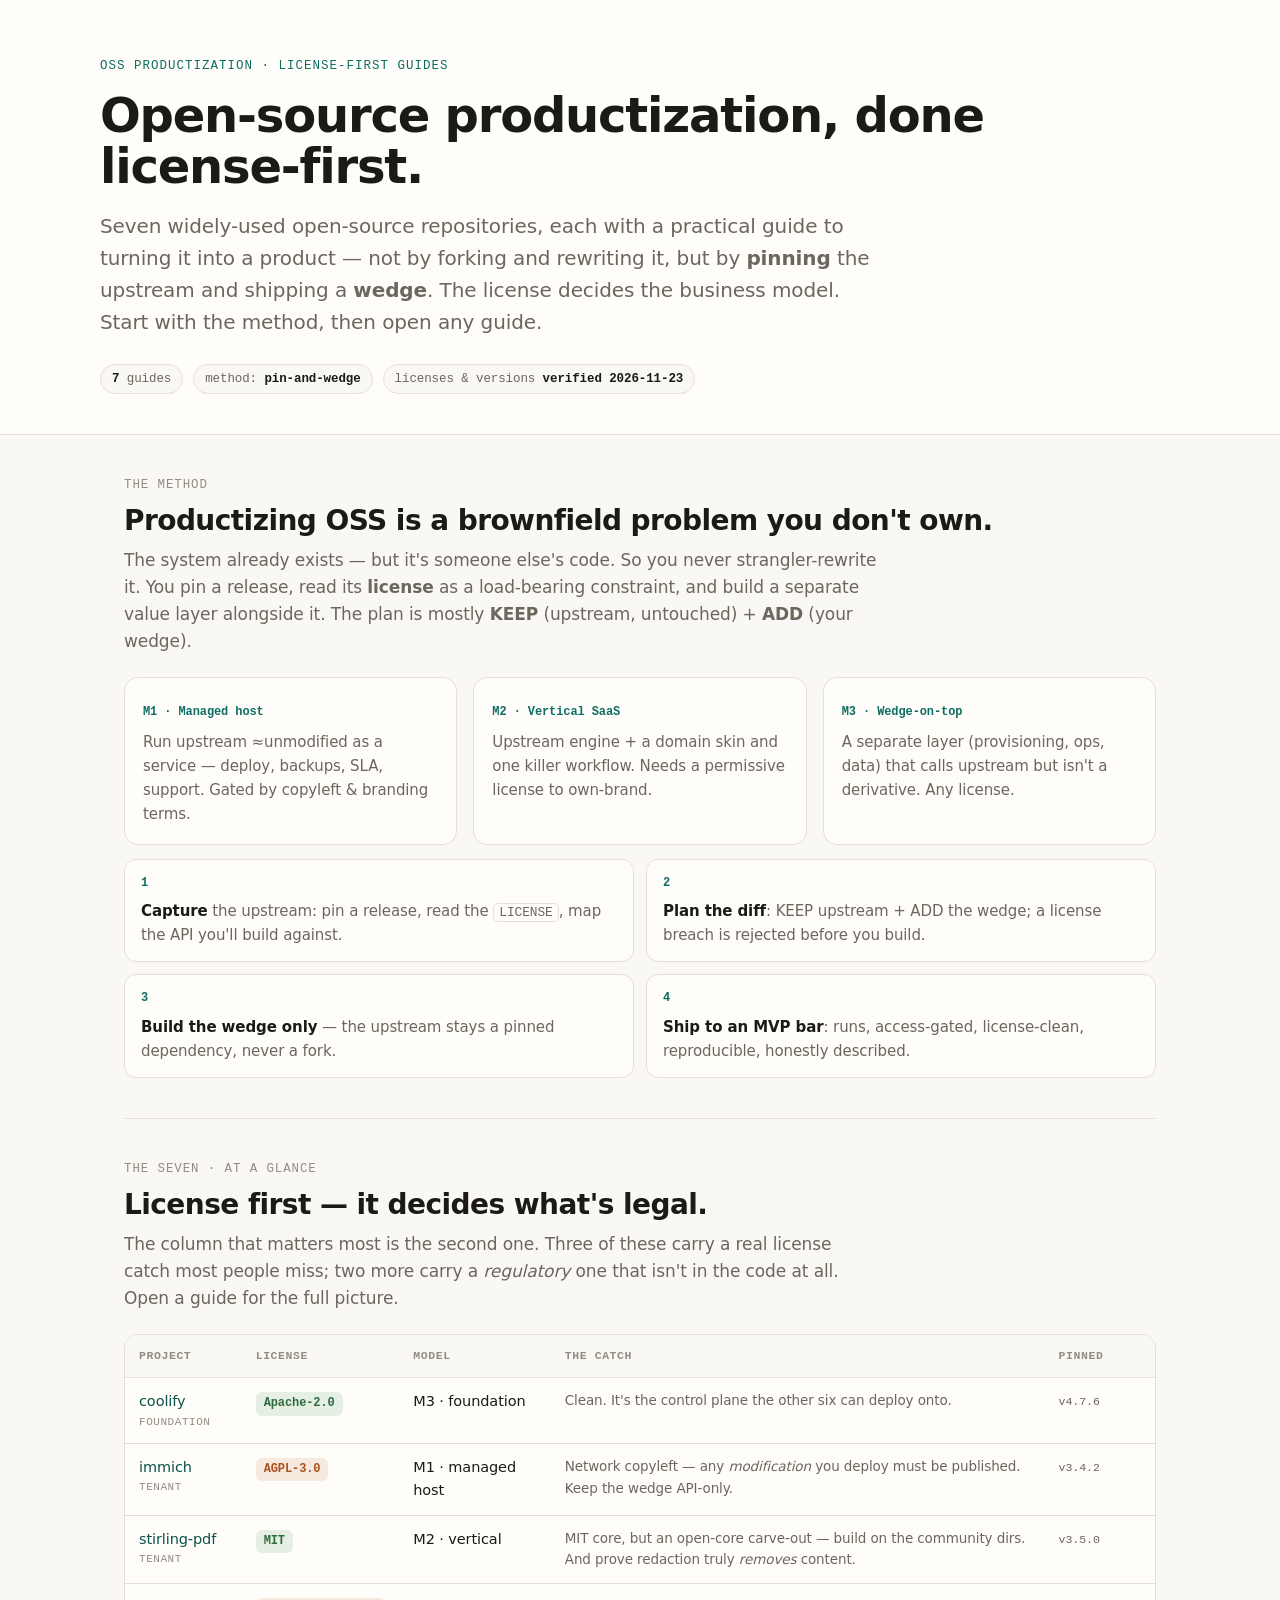
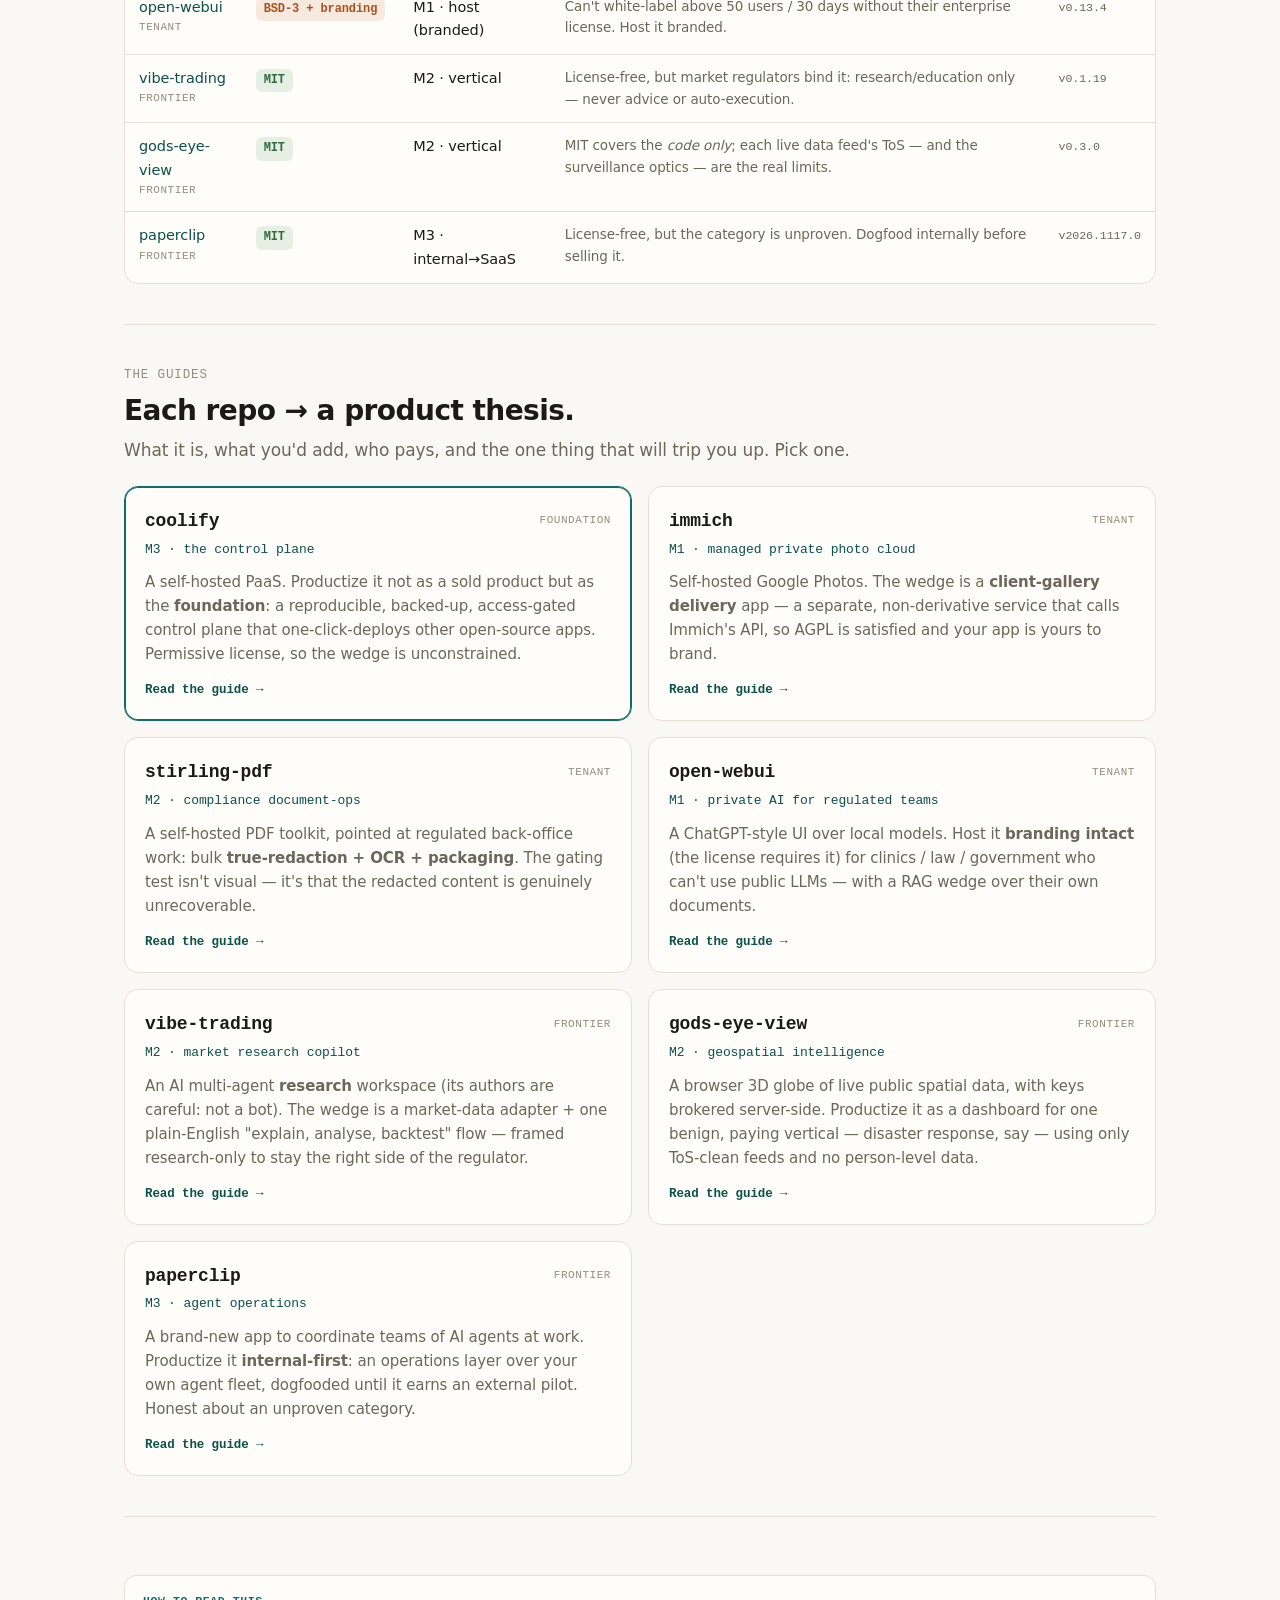
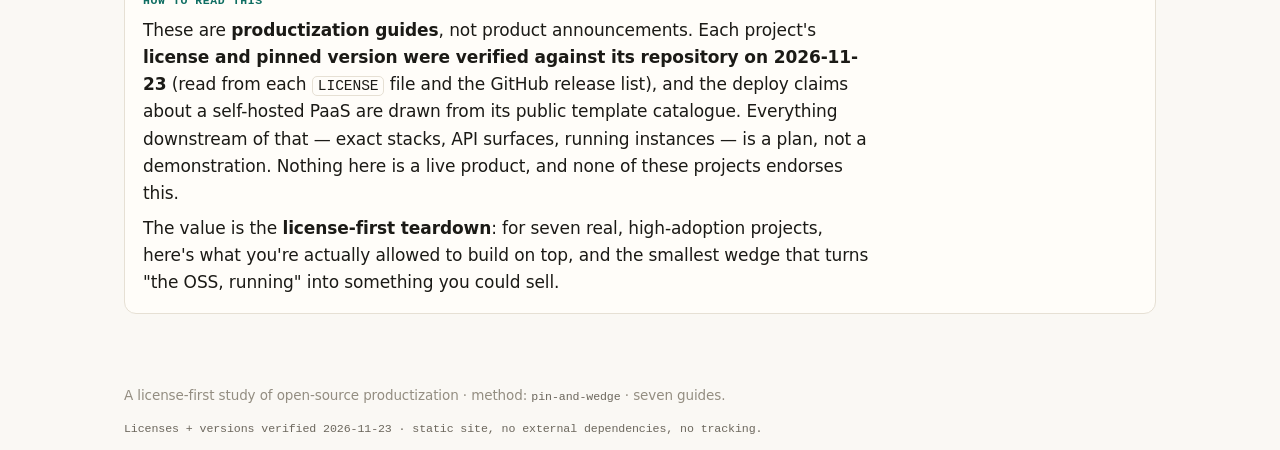
<file: index.html>
<!doctype html>
<html lang="en">
<head>
<meta charset="utf-8">
<meta name="viewport" content="width=device-width, initial-scale=1">
<title>Open-source productization — license-first guides</title>
<meta name="description" content="How to turn seven widely-used open-source projects into products, starting from what each project's license actually permits. The pin-and-wedge method, and a guide for each.">
<link rel="icon" href="data:image/svg+xml,%3Csvg xmlns='http://www.w3.org/2000/svg' viewBox='0 0 32 32'%3E%3Crect width='32' height='32' rx='7' fill='%230f6e63'/%3E%3Cpath d='M9 22V10h5a4 4 0 0 1 0 8H9' fill='none' stroke='%23faf8f4' stroke-width='2.4' stroke-linecap='round' stroke-linejoin='round'/%3E%3C/svg%3E">
<link rel="stylesheet" href="assets/style.css">
</head>
<body>
<header class="top">
  <div class="wrap masthead">
    <p class="eyebrow">OSS Productization · license-first guides</p>
    <h1>Open-source productization, done license-first.</h1>
    <p class="dek">Seven widely-used open-source repositories, each with a practical guide to turning it into a product — not by forking and rewriting it, but by <b>pinning</b> the upstream and shipping a <b>wedge</b>. The license decides the business model. Start with the method, then open any guide.</p>
    <div class="meta">
      <span class="chip"><b>7</b> guides</span>
      <span class="chip">method: <b>pin-and-wedge</b></span>
      <span class="chip">licenses &amp; versions <b>verified 2026-11-23</b></span>
    </div>
  </div>
</header>

<main class="wrap">

  <section>
    <p class="kicker">The method</p>
    <h2>Productizing OSS is a brownfield problem you don't own.</h2>
    <p class="lede">The system already exists — but it's someone else's code. So you never strangler-rewrite it. You pin a release, read its <b>license</b> as a load-bearing constraint, and build a separate value layer alongside it. The plan is mostly <b>KEEP</b> (upstream, untouched) + <b>ADD</b> (your wedge).</p>

    <div class="models">
      <div class="model"><span class="tag">M1 · Managed host</span><p>Run upstream ≈unmodified as a service — deploy, backups, SLA, support. Gated by copyleft &amp; branding terms.</p></div>
      <div class="model"><span class="tag">M2 · Vertical SaaS</span><p>Upstream engine + a domain skin and one killer workflow. Needs a permissive license to own-brand.</p></div>
      <div class="model"><span class="tag">M3 · Wedge-on-top</span><p>A separate layer (provisioning, ops, data) that calls upstream but isn't a derivative. Any license.</p></div>
    </div>

    <ol class="steps">
      <li><b>Capture</b> the upstream: pin a release, read the <code>LICENSE</code>, map the API you'll build against.</li>
      <li><b>Plan the diff</b>: KEEP upstream + ADD the wedge; a license breach is rejected before you build.</li>
      <li><b>Build the wedge only</b> — the upstream stays a pinned dependency, never a fork.</li>
      <li><b>Ship to an MVP bar</b>: runs, access-gated, license-clean, reproducible, honestly described.</li>
    </ol>
  </section>

  <section>
    <p class="kicker">The seven · at a glance</p>
    <h2>License first — it decides what's legal.</h2>
    <p class="lede">The column that matters most is the second one. Three of these carry a real license catch most people miss; two more carry a <i>regulatory</i> one that isn't in the code at all. Open a guide for the full picture.</p>
    <div class="tablewrap">
      <table>
        <thead><tr><th>Project</th><th>License</th><th>Model</th><th>The catch</th><th>Pinned</th></tr></thead>
        <tbody>
          <tr>
            <td class="nm"><a href="coolify/">coolify</a><div class="tier">foundation</div></td>
            <td><span class="lic permissive">Apache-2.0</span></td>
            <td>M3 · foundation</td>
            <td class="gotcha">Clean. It's the control plane the other six can deploy onto.</td>
            <td class="gotcha"><span class="mono">v4.7.6</span></td>
          </tr>
          <tr>
            <td class="nm"><a href="immich/">immich</a><div class="tier">tenant</div></td>
            <td><span class="lic constrained">AGPL-3.0</span></td>
            <td>M1 · managed host</td>
            <td class="gotcha">Network copyleft — any <i>modification</i> you deploy must be published. Keep the wedge API-only.</td>
            <td class="gotcha"><span class="mono">v3.4.2</span></td>
          </tr>
          <tr>
            <td class="nm"><a href="stirling-pdf/">stirling-pdf</a><div class="tier">tenant</div></td>
            <td><span class="lic permissive">MIT</span></td>
            <td>M2 · vertical</td>
            <td class="gotcha">MIT core, but an open-core carve-out — build on the community dirs. And prove redaction truly <i>removes</i> content.</td>
            <td class="gotcha"><span class="mono">v3.5.0</span></td>
          </tr>
          <tr>
            <td class="nm"><a href="open-webui/">open-webui</a><div class="tier">tenant</div></td>
            <td><span class="lic constrained">BSD-3 + branding</span></td>
            <td>M1 · host (branded)</td>
            <td class="gotcha">Can't white-label above 50 users / 30 days without their enterprise license. Host it branded.</td>
            <td class="gotcha"><span class="mono">v0.13.4</span></td>
          </tr>
          <tr>
            <td class="nm"><a href="vibe-trading/">vibe-trading</a><div class="tier">frontier</div></td>
            <td><span class="lic permissive">MIT</span></td>
            <td>M2 · vertical</td>
            <td class="gotcha">License-free, but market regulators bind it: research/education only — never advice or auto-execution.</td>
            <td class="gotcha"><span class="mono">v0.1.19</span></td>
          </tr>
          <tr>
            <td class="nm"><a href="gods-eye-view/">gods-eye-view</a><div class="tier">frontier</div></td>
            <td><span class="lic permissive">MIT</span></td>
            <td>M2 · vertical</td>
            <td class="gotcha">MIT covers the <i>code only</i>; each live data feed's ToS — and the surveillance optics — are the real limits.</td>
            <td class="gotcha"><span class="mono">v0.3.0</span></td>
          </tr>
          <tr>
            <td class="nm"><a href="paperclip/">paperclip</a><div class="tier">frontier</div></td>
            <td><span class="lic permissive">MIT</span></td>
            <td>M3 · internal→SaaS</td>
            <td class="gotcha">License-free, but the category is unproven. Dogfood internally before selling it.</td>
            <td class="gotcha"><span class="mono">v2026.1117.0</span></td>
          </tr>
        </tbody>
      </table>
    </div>
  </section>

  <section>
    <p class="kicker">The guides</p>
    <h2>Each repo → a product thesis.</h2>
    <p class="lede">What it is, what you'd add, who pays, and the one thing that will trip you up. Pick one.</p>
    <div class="cards">

      <div class="card foundation">
        <div class="row1"><h3><a href="coolify/">coolify</a></h3><span class="tier">Foundation</span></div>
        <div class="model-line">M3 · the control plane</div>
        <p>A self-hosted PaaS. Productize it not as a sold product but as the <b>foundation</b>: a reproducible, backed-up, access-gated control plane that one-click-deploys other open-source apps. Permissive license, so the wedge is unconstrained.</p>
        <a class="go" href="coolify/">Read the guide →</a>
      </div>

      <div class="card">
        <div class="row1"><h3><a href="immich/">immich</a></h3><span class="tier">Tenant</span></div>
        <div class="model-line">M1 · managed private photo cloud</div>
        <p>Self-hosted Google Photos. The wedge is a <b>client-gallery delivery</b> app — a separate, non-derivative service that calls Immich's API, so AGPL is satisfied and your app is yours to brand.</p>
        <a class="go" href="immich/">Read the guide →</a>
      </div>

      <div class="card">
        <div class="row1"><h3><a href="stirling-pdf/">stirling-pdf</a></h3><span class="tier">Tenant</span></div>
        <div class="model-line">M2 · compliance document-ops</div>
        <p>A self-hosted PDF toolkit, pointed at regulated back-office work: bulk <b>true-redaction + OCR + packaging</b>. The gating test isn't visual — it's that the redacted content is genuinely unrecoverable.</p>
        <a class="go" href="stirling-pdf/">Read the guide →</a>
      </div>

      <div class="card">
        <div class="row1"><h3><a href="open-webui/">open-webui</a></h3><span class="tier">Tenant</span></div>
        <div class="model-line">M1 · private AI for regulated teams</div>
        <p>A ChatGPT-style UI over local models. Host it <b>branding intact</b> (the license requires it) for clinics / law / government who can't use public LLMs — with a RAG wedge over their own documents.</p>
        <a class="go" href="open-webui/">Read the guide →</a>
      </div>

      <div class="card">
        <div class="row1"><h3><a href="vibe-trading/">vibe-trading</a></h3><span class="tier">Frontier</span></div>
        <div class="model-line">M2 · market research copilot</div>
        <p>An AI multi-agent <b>research</b> workspace (its authors are careful: not a bot). The wedge is a market-data adapter + one plain-English "explain, analyse, backtest" flow — framed research-only to stay the right side of the regulator.</p>
        <a class="go" href="vibe-trading/">Read the guide →</a>
      </div>

      <div class="card">
        <div class="row1"><h3><a href="gods-eye-view/">gods-eye-view</a></h3><span class="tier">Frontier</span></div>
        <div class="model-line">M2 · geospatial intelligence</div>
        <p>A browser 3D globe of live public spatial data, with keys brokered server-side. Productize it as a dashboard for one benign, paying vertical — disaster response, say — using only ToS-clean feeds and no person-level data.</p>
        <a class="go" href="gods-eye-view/">Read the guide →</a>
      </div>

      <div class="card">
        <div class="row1"><h3><a href="paperclip/">paperclip</a></h3><span class="tier">Frontier</span></div>
        <div class="model-line">M3 · agent operations</div>
        <p>A brand-new app to coordinate teams of AI agents at work. Productize it <b>internal-first</b>: an operations layer over your own agent fleet, dogfooded until it earns an external pilot. Honest about an unproven category.</p>
        <a class="go" href="paperclip/">Read the guide →</a>
      </div>

    </div>
  </section>

  <section>
    <div class="callout">
      <span class="tag">How to read this</span>
      <p>These are <b>productization guides</b>, not product announcements. Each project's <b>license and pinned version were verified against its repository on 2026-11-23</b> (read from each <code>LICENSE</code> file and the GitHub release list), and the deploy claims about a self-hosted PaaS are drawn from its public template catalogue. Everything downstream of that — exact stacks, API surfaces, running instances — is a plan, not a demonstration. Nothing here is a live product, and none of these projects endorses this.</p>
      <p>The value is the <b>license-first teardown</b>: for seven real, high-adoption projects, here's what you're actually allowed to build on top, and the smallest wedge that turns "the OSS, running" into something you could sell.</p>
    </div>
  </section>

</main>

<footer class="wrap">
  <p>A license-first study of open-source productization · method: <span class="mono">pin-and-wedge</span> · seven guides.</p>
  <p class="mono">Licenses + versions verified 2026-11-23 · static site, no external dependencies, no tracking.</p>
</footer>
</body>
</html>
</file>
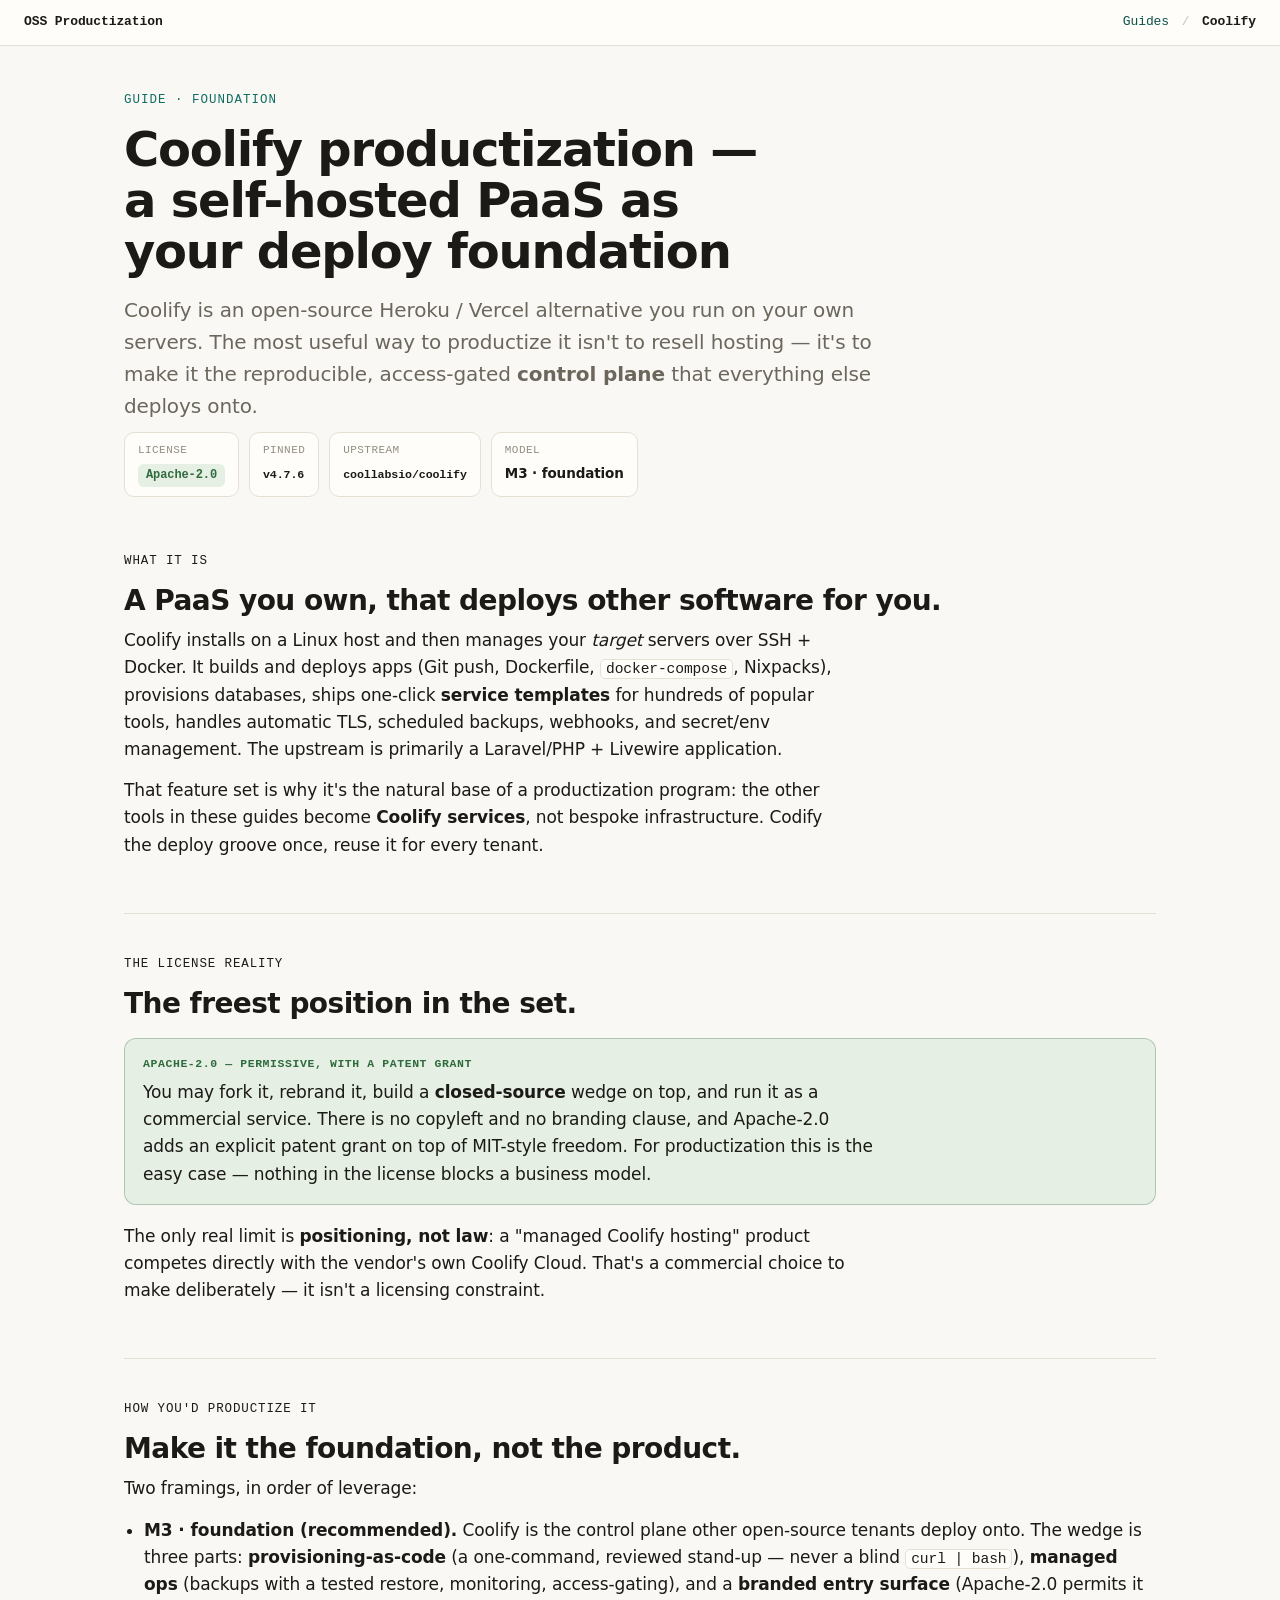
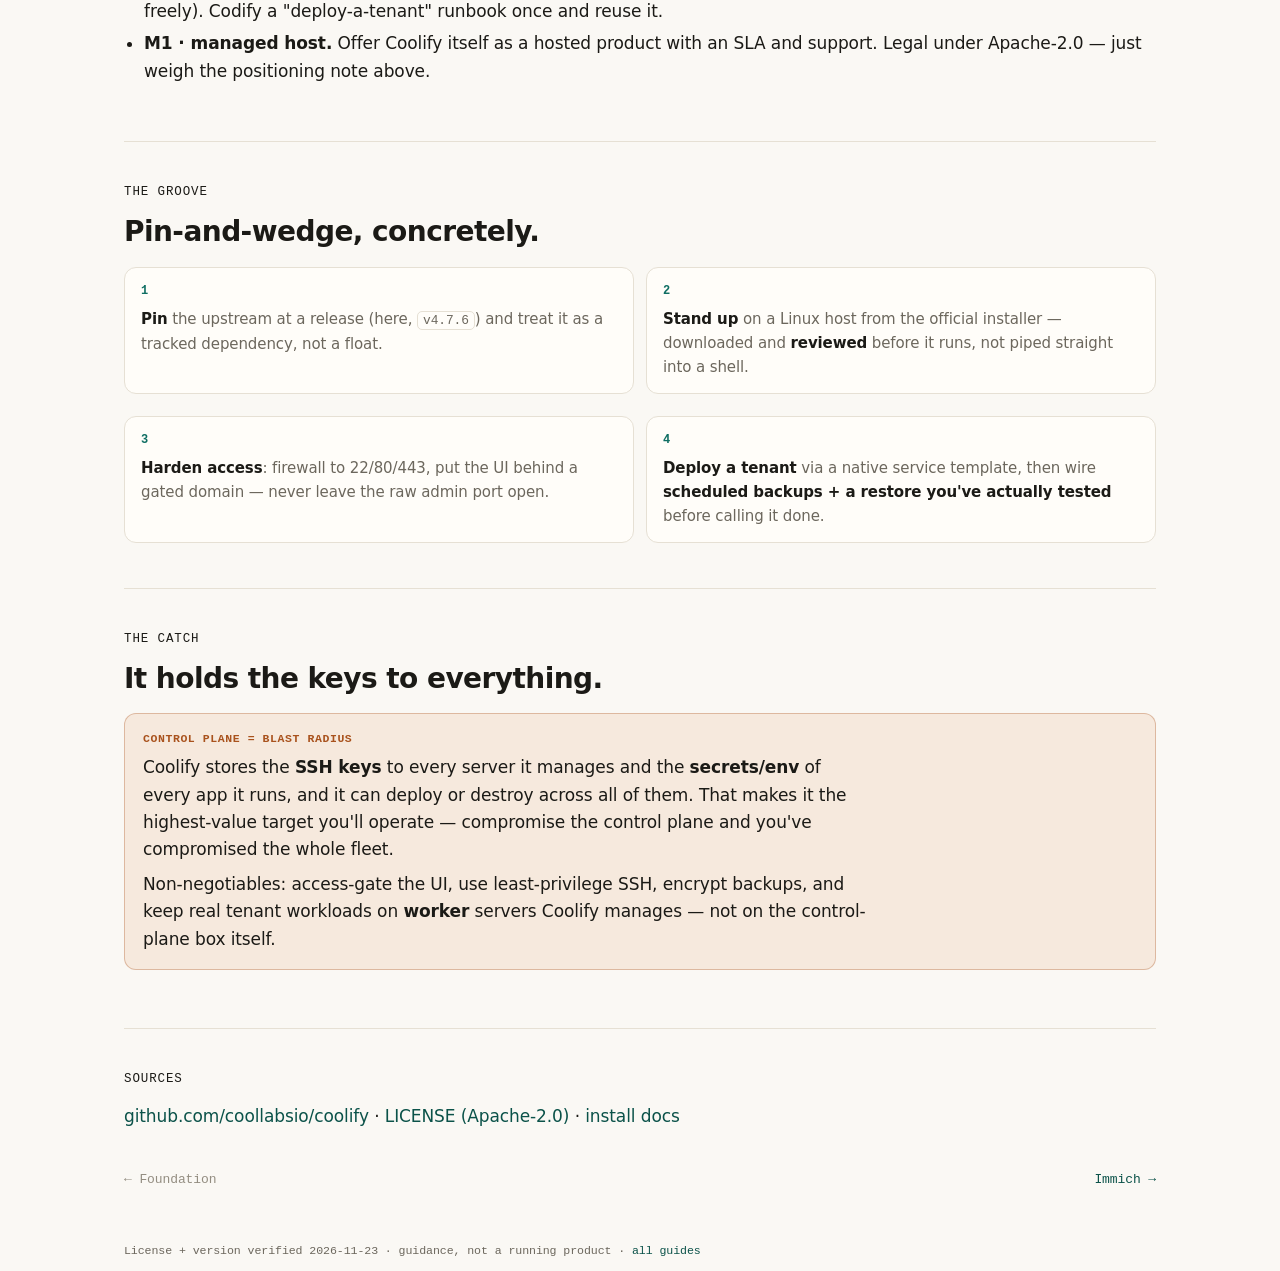
<file: coolify/index.html>
<!doctype html>
<html lang="en">
<head>
<meta charset="utf-8">
<meta name="viewport" content="width=device-width, initial-scale=1">
<title>Coolify productization — self-hosted PaaS as a deploy foundation</title>
<meta name="description" content="How to productize Coolify (Apache-2.0): not by reselling hosting, but by making the self-hosted PaaS your reproducible, access-gated control plane. The wedge, the model, and the one security catch.">
<link rel="icon" href="data:image/svg+xml,%3Csvg xmlns='http://www.w3.org/2000/svg' viewBox='0 0 32 32'%3E%3Crect width='32' height='32' rx='7' fill='%230f6e63'/%3E%3Cpath d='M9 22V10h5a4 4 0 0 1 0 8H9' fill='none' stroke='%23faf8f4' stroke-width='2.4' stroke-linecap='round' stroke-linejoin='round'/%3E%3C/svg%3E">
<link rel="stylesheet" href="../assets/style.css">
</head>
<body>
<header class="site">
  <div class="bar">
    <a class="brand" href="../">OSS Productization</a>
    <nav class="crumbs"><a href="../">Guides</a> <span>/</span> <b>Coolify</b></nav>
  </div>
</header>

<main class="wrap">
  <div class="hero">
    <p class="eyebrow">Guide · Foundation</p>
    <h1>Coolify productization — a self-hosted PaaS as your deploy foundation</h1>
    <p class="dek">Coolify is an open-source Heroku / Vercel alternative you run on your own servers. The most useful way to productize it isn't to resell hosting — it's to make it the reproducible, access-gated <b>control plane</b> that everything else deploys onto.</p>
    <ul class="facts">
      <li class="fact"><span class="k">License</span><span class="v"><span class="lic permissive">Apache-2.0</span></span></li>
      <li class="fact"><span class="k">Pinned</span><span class="v mono">v4.7.6</span></li>
      <li class="fact"><span class="k">Upstream</span><span class="v mono">coollabsio/coolify</span></li>
      <li class="fact"><span class="k">Model</span><span class="v">M3 · foundation</span></li>
    </ul>
  </div>

  <section class="prose">
    <p class="kicker">What it is</p>
    <h2>A PaaS you own, that deploys other software for you.</h2>
    <p>Coolify installs on a Linux host and then manages your <em>target</em> servers over SSH + Docker. It builds and deploys apps (Git push, Dockerfile, <code>docker-compose</code>, Nixpacks), provisions databases, ships one-click <b>service templates</b> for hundreds of popular tools, handles automatic TLS, scheduled backups, webhooks, and secret/env management. The upstream is primarily a Laravel/PHP + Livewire application.</p>
    <p>That feature set is why it's the natural base of a productization program: the other tools in these guides become <b>Coolify services</b>, not bespoke infrastructure. Codify the deploy groove once, reuse it for every tenant.</p>
  </section>

  <section class="prose">
    <p class="kicker">The license reality</p>
    <h2>The freest position in the set.</h2>
    <div class="callout ok">
      <span class="tag">Apache-2.0 — permissive, with a patent grant</span>
      <p>You may fork it, rebrand it, build a <b>closed-source</b> wedge on top, and run it as a commercial service. There is no copyleft and no branding clause, and Apache-2.0 adds an explicit patent grant on top of MIT-style freedom. For productization this is the easy case — nothing in the license blocks a business model.</p>
    </div>
    <p>The only real limit is <b>positioning, not law</b>: a "managed Coolify hosting" product competes directly with the vendor's own Coolify Cloud. That's a commercial choice to make deliberately — it isn't a licensing constraint.</p>
  </section>

  <section class="prose">
    <p class="kicker">How you'd productize it</p>
    <h2>Make it the foundation, not the product.</h2>
    <p>Two framings, in order of leverage:</p>
    <ul>
      <li><b>M3 · foundation (recommended).</b> Coolify is the control plane other open-source tenants deploy onto. The wedge is three parts: <b>provisioning-as-code</b> (a one-command, reviewed stand-up — never a blind <code>curl | bash</code>), <b>managed ops</b> (backups with a tested restore, monitoring, access-gating), and a <b>branded entry surface</b> (Apache-2.0 permits it freely). Codify a "deploy-a-tenant" runbook once and reuse it.</li>
      <li><b>M1 · managed host.</b> Offer Coolify itself as a hosted product with an SLA and support. Legal under Apache-2.0 — just weigh the positioning note above.</li>
    </ul>
  </section>

  <section class="prose">
    <p class="kicker">The groove</p>
    <h2>Pin-and-wedge, concretely.</h2>
    <ol class="steps">
      <li><b>Pin</b> the upstream at a release (here, <code>v4.7.6</code>) and treat it as a tracked dependency, not a float.</li>
      <li><b>Stand up</b> on a Linux host from the official installer — downloaded and <b>reviewed</b> before it runs, not piped straight into a shell.</li>
      <li><b>Harden access</b>: firewall to 22/80/443, put the UI behind a gated domain — never leave the raw admin port open.</li>
      <li><b>Deploy a tenant</b> via a native service template, then wire <b>scheduled backups + a restore you've actually tested</b> before calling it done.</li>
    </ol>
  </section>

  <section class="prose">
    <p class="kicker">The catch</p>
    <h2>It holds the keys to everything.</h2>
    <div class="callout warn">
      <span class="tag">Control plane = blast radius</span>
      <p>Coolify stores the <b>SSH keys</b> to every server it manages and the <b>secrets/env</b> of every app it runs, and it can deploy or destroy across all of them. That makes it the highest-value target you'll operate — compromise the control plane and you've compromised the whole fleet.</p>
      <p>Non-negotiables: access-gate the UI, use least-privilege SSH, encrypt backups, and keep real tenant workloads on <b>worker</b> servers Coolify manages — not on the control-plane box itself.</p>
    </div>
  </section>

  <section class="prose">
    <p class="kicker">Sources</p>
    <p><a href="https://github.com/coollabsio/coolify">github.com/coollabsio/coolify</a> · <a href="https://github.com/coollabsio/coolify/blob/main/LICENSE">LICENSE (Apache-2.0)</a> · <a href="https://coolify.io/docs/start-with-self-hosted">install docs</a></p>
    <div class="pager">
      <span class="none">← Foundation</span>
      <a href="../immich/">Immich →</a>
    </div>
  </section>
</main>

<footer class="wrap">
  <p class="mono">License + version verified 2026-11-23 · guidance, not a running product · <a href="../">all guides</a></p>
</footer>
</body>
</html>
</file>
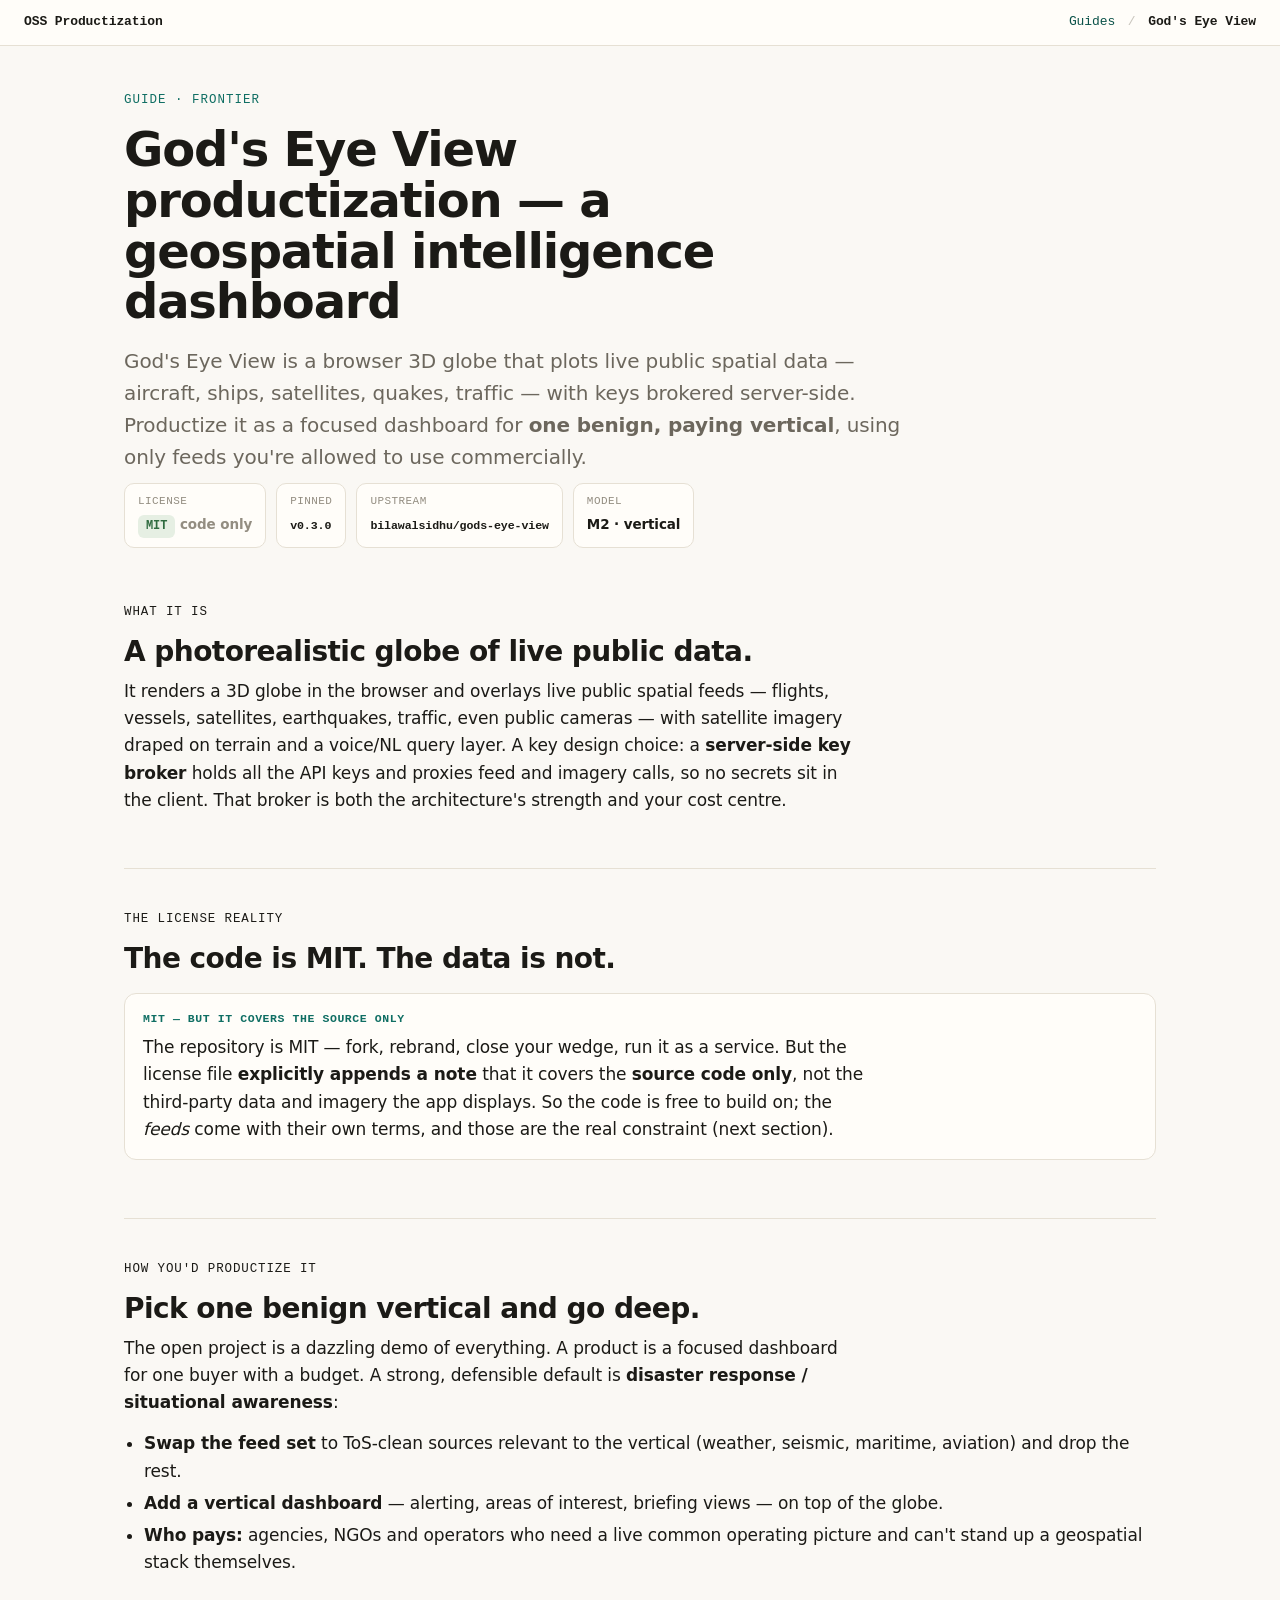
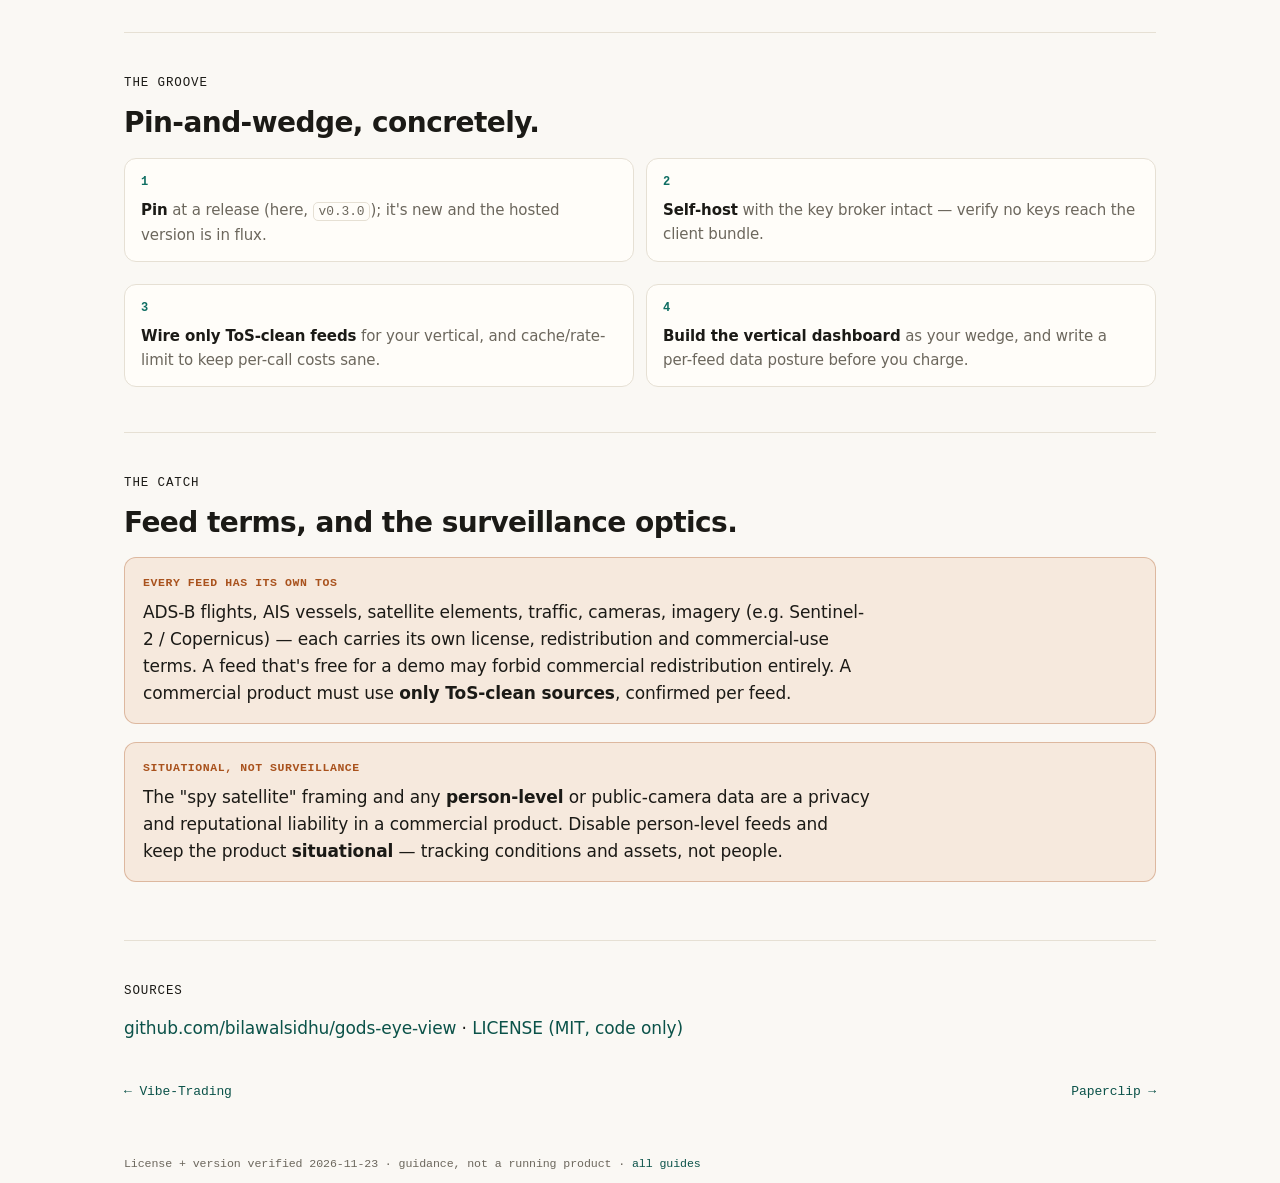
<file: gods-eye-view/index.html>
<!doctype html>
<html lang="en">
<head>
<meta charset="utf-8">
<meta name="viewport" content="width=device-width, initial-scale=1">
<title>God's Eye View productization — a geospatial intelligence dashboard</title>
<meta name="description" content="How to productize God's Eye View (MIT code only): a focused geospatial dashboard for one benign vertical. The code is MIT; the real limits are each data feed's ToS and the surveillance optics.">
<link rel="icon" href="data:image/svg+xml,%3Csvg xmlns='http://www.w3.org/2000/svg' viewBox='0 0 32 32'%3E%3Crect width='32' height='32' rx='7' fill='%230f6e63'/%3E%3Cpath d='M9 22V10h5a4 4 0 0 1 0 8H9' fill='none' stroke='%23faf8f4' stroke-width='2.4' stroke-linecap='round' stroke-linejoin='round'/%3E%3C/svg%3E">
<link rel="stylesheet" href="../assets/style.css">
</head>
<body>
<header class="site">
  <div class="bar">
    <a class="brand" href="../">OSS Productization</a>
    <nav class="crumbs"><a href="../">Guides</a> <span>/</span> <b>God's Eye View</b></nav>
  </div>
</header>

<main class="wrap">
  <div class="hero">
    <p class="eyebrow">Guide · Frontier</p>
    <h1>God's Eye View productization — a geospatial intelligence dashboard</h1>
    <p class="dek">God's Eye View is a browser 3D globe that plots live public spatial data — aircraft, ships, satellites, quakes, traffic — with keys brokered server-side. Productize it as a focused dashboard for <b>one benign, paying vertical</b>, using only feeds you're allowed to use commercially.</p>
    <ul class="facts">
      <li class="fact"><span class="k">License</span><span class="v"><span class="lic permissive">MIT</span> <span style="color:var(--faint)">code only</span></span></li>
      <li class="fact"><span class="k">Pinned</span><span class="v mono">v0.3.0</span></li>
      <li class="fact"><span class="k">Upstream</span><span class="v mono">bilawalsidhu/gods-eye-view</span></li>
      <li class="fact"><span class="k">Model</span><span class="v">M2 · vertical</span></li>
    </ul>
  </div>

  <section class="prose">
    <p class="kicker">What it is</p>
    <h2>A photorealistic globe of live public data.</h2>
    <p>It renders a 3D globe in the browser and overlays live public spatial feeds — flights, vessels, satellites, earthquakes, traffic, even public cameras — with satellite imagery draped on terrain and a voice/NL query layer. A key design choice: a <b>server-side key broker</b> holds all the API keys and proxies feed and imagery calls, so no secrets sit in the client. That broker is both the architecture's strength and your cost centre.</p>
  </section>

  <section class="prose">
    <p class="kicker">The license reality</p>
    <h2>The code is MIT. The data is not.</h2>
    <div class="callout">
      <span class="tag">MIT — but it covers the source only</span>
      <p>The repository is MIT — fork, rebrand, close your wedge, run it as a service. But the license file <b>explicitly appends a note</b> that it covers the <b>source code only</b>, not the third-party data and imagery the app displays. So the code is free to build on; the <em>feeds</em> come with their own terms, and those are the real constraint (next section).</p>
    </div>
  </section>

  <section class="prose">
    <p class="kicker">How you'd productize it</p>
    <h2>Pick one benign vertical and go deep.</h2>
    <p>The open project is a dazzling demo of everything. A product is a focused dashboard for one buyer with a budget. A strong, defensible default is <b>disaster response / situational awareness</b>:</p>
    <ul>
      <li><b>Swap the feed set</b> to ToS-clean sources relevant to the vertical (weather, seismic, maritime, aviation) and drop the rest.</li>
      <li><b>Add a vertical dashboard</b> — alerting, areas of interest, briefing views — on top of the globe.</li>
      <li><b>Who pays:</b> agencies, NGOs and operators who need a live common operating picture and can't stand up a geospatial stack themselves.</li>
    </ul>
  </section>

  <section class="prose">
    <p class="kicker">The groove</p>
    <h2>Pin-and-wedge, concretely.</h2>
    <ol class="steps">
      <li><b>Pin</b> at a release (here, <code>v0.3.0</code>); it's new and the hosted version is in flux.</li>
      <li><b>Self-host</b> with the key broker intact — verify no keys reach the client bundle.</li>
      <li><b>Wire only ToS-clean feeds</b> for your vertical, and cache/rate-limit to keep per-call costs sane.</li>
      <li><b>Build the vertical dashboard</b> as your wedge, and write a per-feed data posture before you charge.</li>
    </ol>
  </section>

  <section class="prose">
    <p class="kicker">The catch</p>
    <h2>Feed terms, and the surveillance optics.</h2>
    <div class="callout warn">
      <span class="tag">Every feed has its own ToS</span>
      <p>ADS-B flights, AIS vessels, satellite elements, traffic, cameras, imagery (e.g. Sentinel-2 / Copernicus) — each carries its own license, redistribution and commercial-use terms. A feed that's free for a demo may forbid commercial redistribution entirely. A commercial product must use <b>only ToS-clean sources</b>, confirmed per feed.</p>
    </div>
    <div class="callout warn">
      <span class="tag">Situational, not surveillance</span>
      <p>The "spy satellite" framing and any <b>person-level</b> or public-camera data are a privacy and reputational liability in a commercial product. Disable person-level feeds and keep the product <b>situational</b> — tracking conditions and assets, not people.</p>
    </div>
  </section>

  <section class="prose">
    <p class="kicker">Sources</p>
    <p><a href="https://github.com/bilawalsidhu/gods-eye-view">github.com/bilawalsidhu/gods-eye-view</a> · <a href="https://github.com/bilawalsidhu/gods-eye-view/blob/main/LICENSE">LICENSE (MIT, code only)</a></p>
    <div class="pager">
      <a href="../vibe-trading/">← Vibe-Trading</a>
      <a href="../paperclip/">Paperclip →</a>
    </div>
  </section>
</main>

<footer class="wrap">
  <p class="mono">License + version verified 2026-11-23 · guidance, not a running product · <a href="../">all guides</a></p>
</footer>
</body>
</html>
</file>
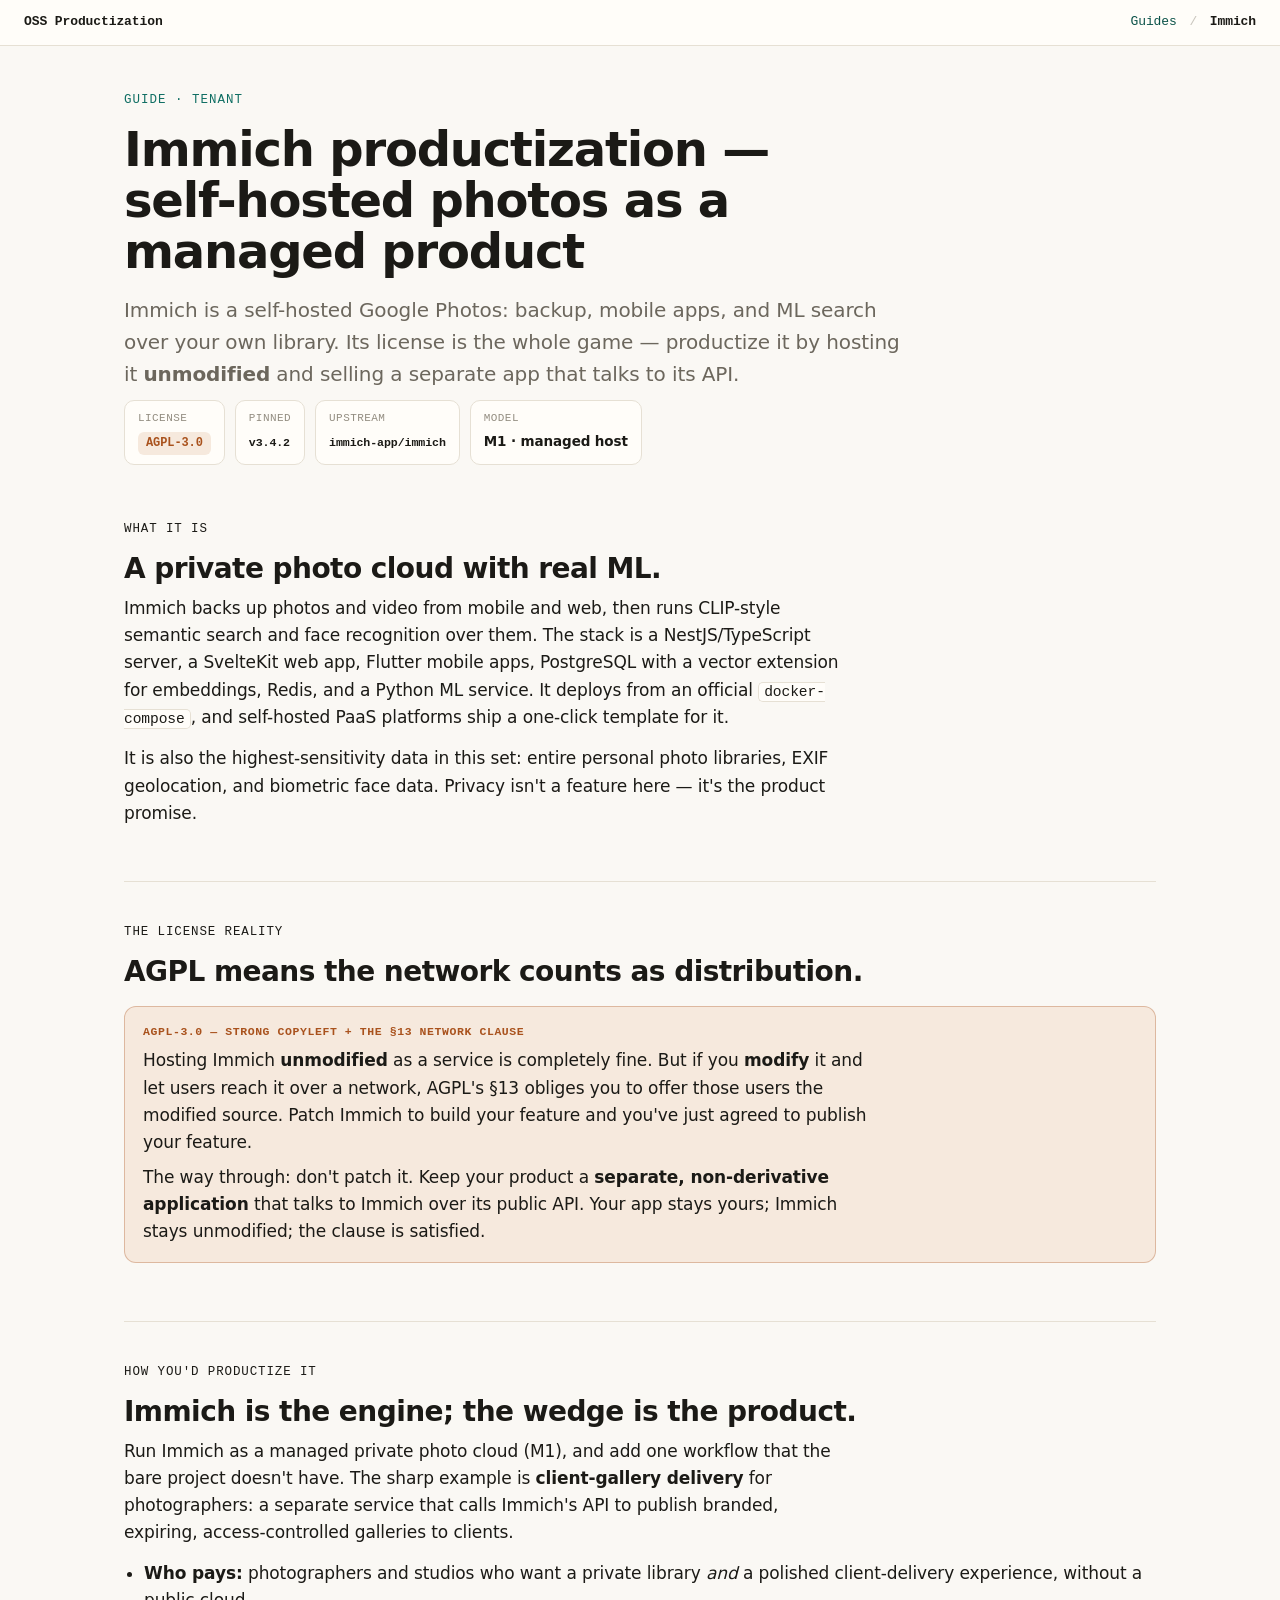
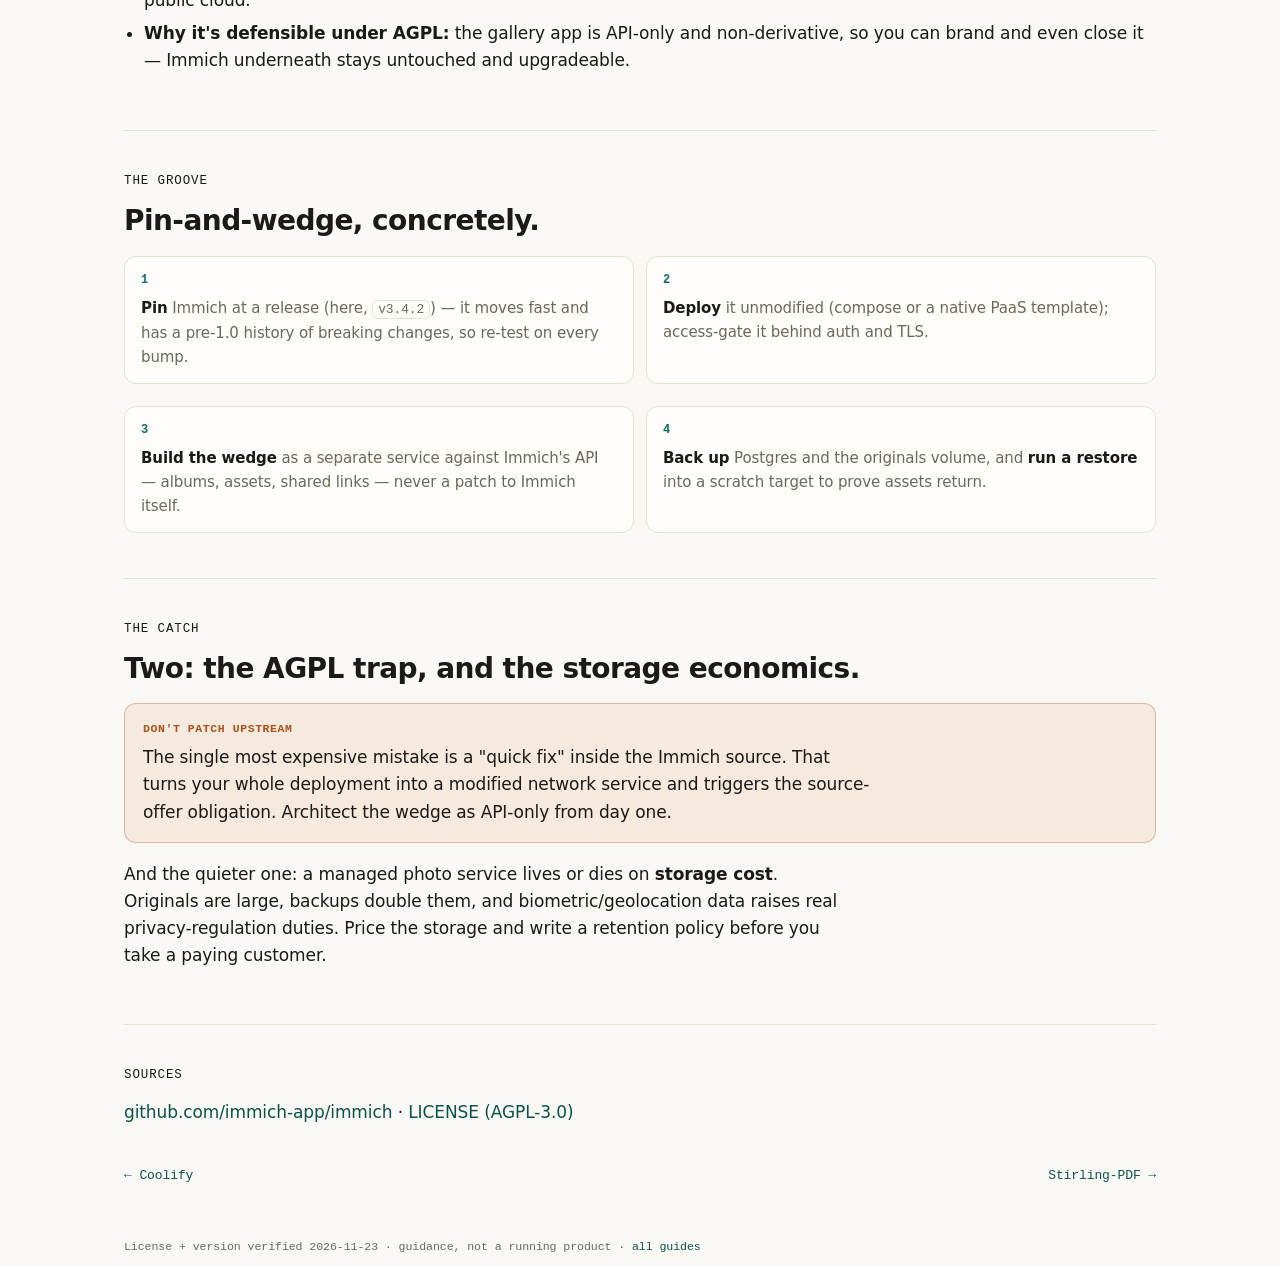
<file: immich/index.html>
<!doctype html>
<html lang="en">
<head>
<meta charset="utf-8">
<meta name="viewport" content="width=device-width, initial-scale=1">
<title>Immich productization — self-hosted photos as a managed product</title>
<meta name="description" content="How to productize Immich (AGPL-3.0): host it unmodified and sell a client-gallery wedge that calls its API, so the network-copyleft clause stays satisfied. The model, the groove, and the AGPL trap.">
<link rel="icon" href="data:image/svg+xml,%3Csvg xmlns='http://www.w3.org/2000/svg' viewBox='0 0 32 32'%3E%3Crect width='32' height='32' rx='7' fill='%230f6e63'/%3E%3Cpath d='M9 22V10h5a4 4 0 0 1 0 8H9' fill='none' stroke='%23faf8f4' stroke-width='2.4' stroke-linecap='round' stroke-linejoin='round'/%3E%3C/svg%3E">
<link rel="stylesheet" href="../assets/style.css">
</head>
<body>
<header class="site">
  <div class="bar">
    <a class="brand" href="../">OSS Productization</a>
    <nav class="crumbs"><a href="../">Guides</a> <span>/</span> <b>Immich</b></nav>
  </div>
</header>

<main class="wrap">
  <div class="hero">
    <p class="eyebrow">Guide · Tenant</p>
    <h1>Immich productization — self-hosted photos as a managed product</h1>
    <p class="dek">Immich is a self-hosted Google Photos: backup, mobile apps, and ML search over your own library. Its license is the whole game — productize it by hosting it <b>unmodified</b> and selling a separate app that talks to its API.</p>
    <ul class="facts">
      <li class="fact"><span class="k">License</span><span class="v"><span class="lic constrained">AGPL-3.0</span></span></li>
      <li class="fact"><span class="k">Pinned</span><span class="v mono">v3.4.2</span></li>
      <li class="fact"><span class="k">Upstream</span><span class="v mono">immich-app/immich</span></li>
      <li class="fact"><span class="k">Model</span><span class="v">M1 · managed host</span></li>
    </ul>
  </div>

  <section class="prose">
    <p class="kicker">What it is</p>
    <h2>A private photo cloud with real ML.</h2>
    <p>Immich backs up photos and video from mobile and web, then runs CLIP-style semantic search and face recognition over them. The stack is a NestJS/TypeScript server, a SvelteKit web app, Flutter mobile apps, PostgreSQL with a vector extension for embeddings, Redis, and a Python ML service. It deploys from an official <code>docker-compose</code>, and self-hosted PaaS platforms ship a one-click template for it.</p>
    <p>It is also the highest-sensitivity data in this set: entire personal photo libraries, EXIF geolocation, and biometric face data. Privacy isn't a feature here — it's the product promise.</p>
  </section>

  <section class="prose">
    <p class="kicker">The license reality</p>
    <h2>AGPL means the network counts as distribution.</h2>
    <div class="callout warn">
      <span class="tag">AGPL-3.0 — strong copyleft + the §13 network clause</span>
      <p>Hosting Immich <b>unmodified</b> as a service is completely fine. But if you <b>modify</b> it and let users reach it over a network, AGPL's §13 obliges you to offer those users the modified source. Patch Immich to build your feature and you've just agreed to publish your feature.</p>
      <p>The way through: don't patch it. Keep your product a <b>separate, non-derivative application</b> that talks to Immich over its public API. Your app stays yours; Immich stays unmodified; the clause is satisfied.</p>
    </div>
  </section>

  <section class="prose">
    <p class="kicker">How you'd productize it</p>
    <h2>Immich is the engine; the wedge is the product.</h2>
    <p>Run Immich as a managed private photo cloud (M1), and add one workflow that the bare project doesn't have. The sharp example is <b>client-gallery delivery</b> for photographers: a separate service that calls Immich's API to publish branded, expiring, access-controlled galleries to clients.</p>
    <ul>
      <li><b>Who pays:</b> photographers and studios who want a private library <em>and</em> a polished client-delivery experience, without a public cloud.</li>
      <li><b>Why it's defensible under AGPL:</b> the gallery app is API-only and non-derivative, so you can brand and even close it — Immich underneath stays untouched and upgradeable.</li>
    </ul>
  </section>

  <section class="prose">
    <p class="kicker">The groove</p>
    <h2>Pin-and-wedge, concretely.</h2>
    <ol class="steps">
      <li><b>Pin</b> Immich at a release (here, <code>v3.4.2</code>) — it moves fast and has a pre-1.0 history of breaking changes, so re-test on every bump.</li>
      <li><b>Deploy</b> it unmodified (compose or a native PaaS template); access-gate it behind auth and TLS.</li>
      <li><b>Build the wedge</b> as a separate service against Immich's API — albums, assets, shared links — never a patch to Immich itself.</li>
      <li><b>Back up</b> Postgres and the originals volume, and <b>run a restore</b> into a scratch target to prove assets return.</li>
    </ol>
  </section>

  <section class="prose">
    <p class="kicker">The catch</p>
    <h2>Two: the AGPL trap, and the storage economics.</h2>
    <div class="callout warn">
      <span class="tag">Don't patch upstream</span>
      <p>The single most expensive mistake is a "quick fix" inside the Immich source. That turns your whole deployment into a modified network service and triggers the source-offer obligation. Architect the wedge as API-only from day one.</p>
    </div>
    <p>And the quieter one: a managed photo service lives or dies on <b>storage cost</b>. Originals are large, backups double them, and biometric/geolocation data raises real privacy-regulation duties. Price the storage and write a retention policy before you take a paying customer.</p>
  </section>

  <section class="prose">
    <p class="kicker">Sources</p>
    <p><a href="https://github.com/immich-app/immich">github.com/immich-app/immich</a> · <a href="https://github.com/immich-app/immich/blob/main/LICENSE">LICENSE (AGPL-3.0)</a></p>
    <div class="pager">
      <a href="../coolify/">← Coolify</a>
      <a href="../stirling-pdf/">Stirling-PDF →</a>
    </div>
  </section>
</main>

<footer class="wrap">
  <p class="mono">License + version verified 2026-11-23 · guidance, not a running product · <a href="../">all guides</a></p>
</footer>
</body>
</html>
</file>
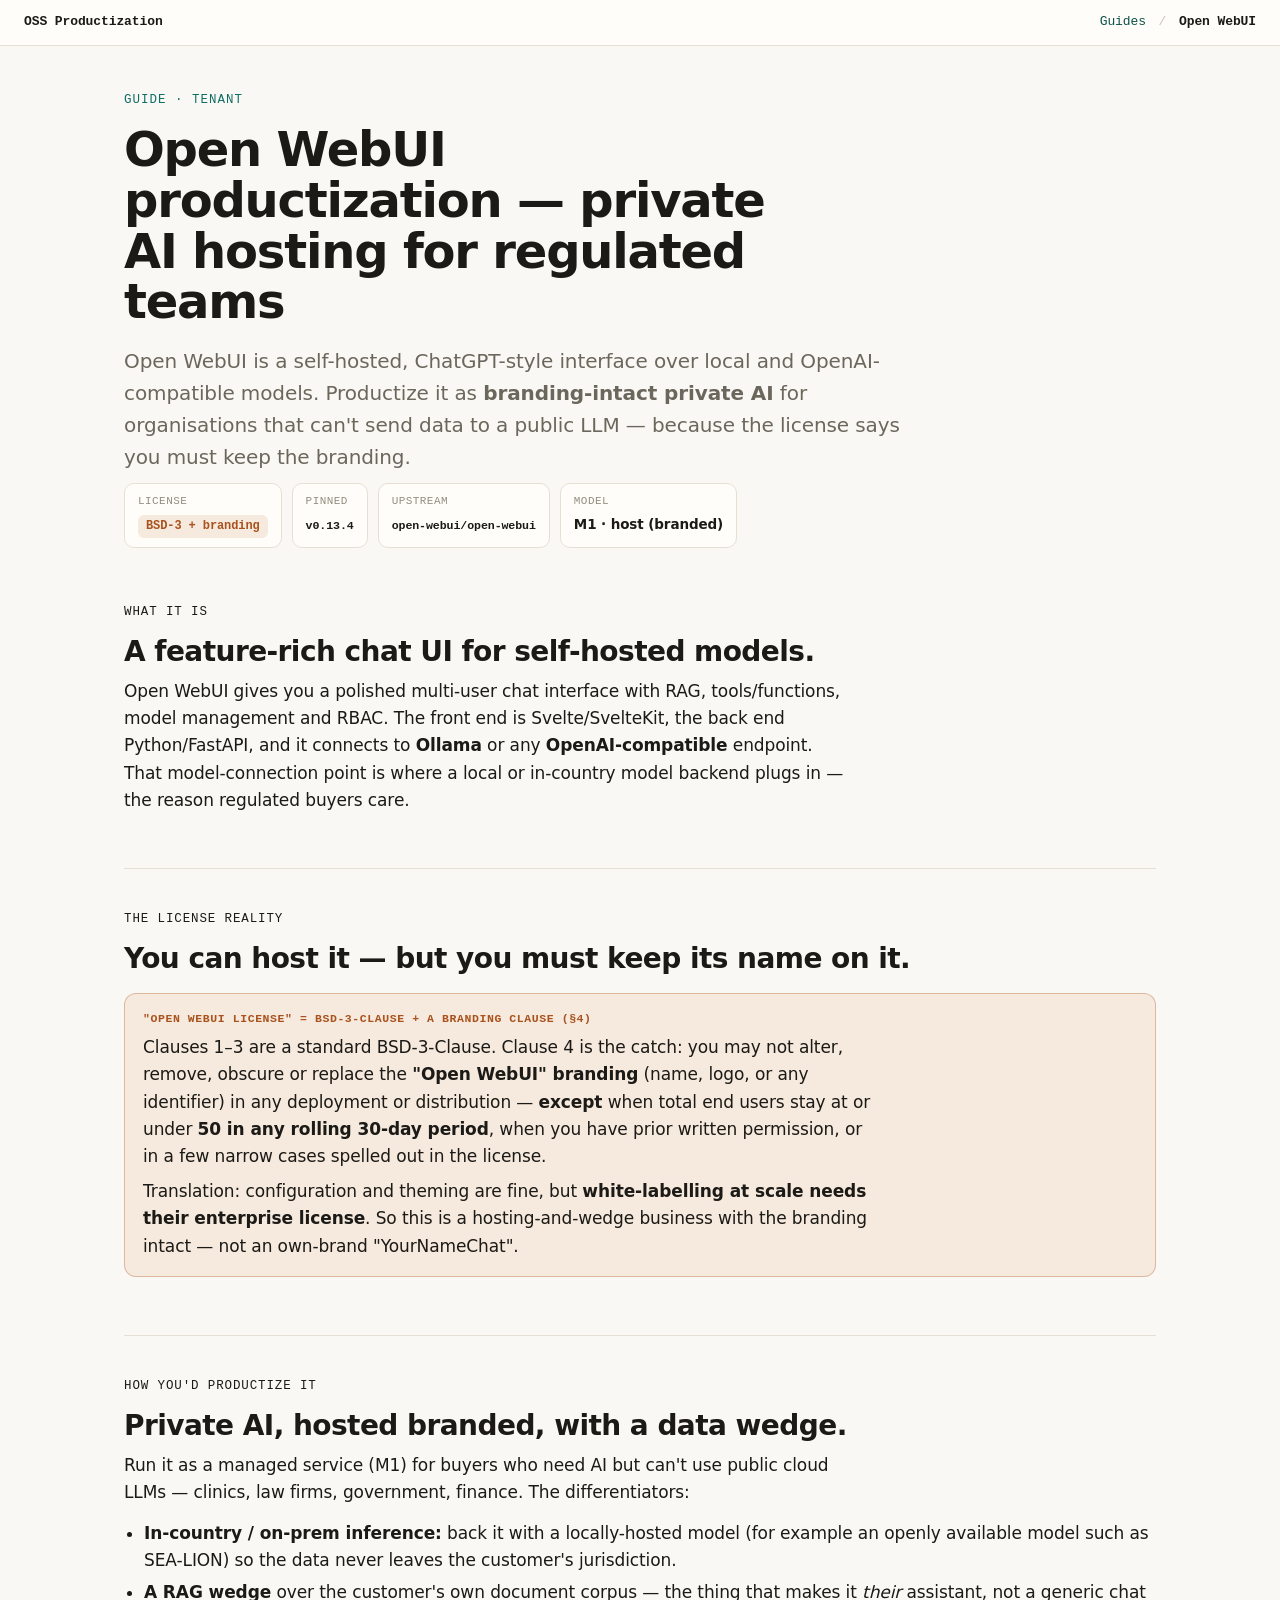
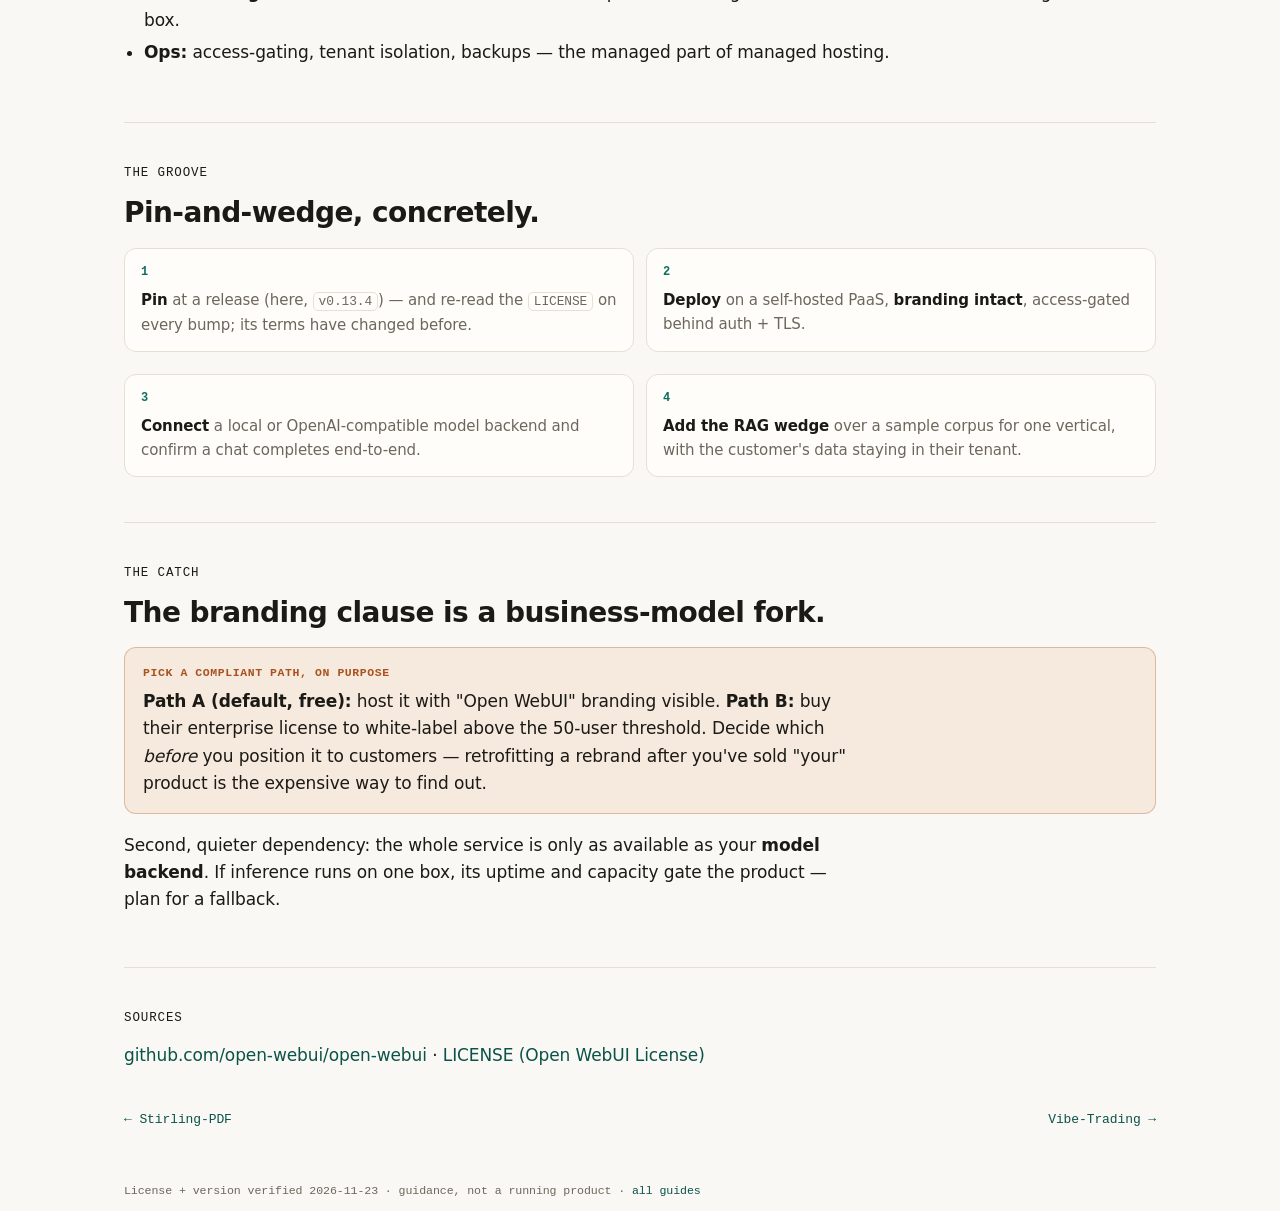
<file: open-webui/index.html>
<!doctype html>
<html lang="en">
<head>
<meta charset="utf-8">
<meta name="viewport" content="width=device-width, initial-scale=1">
<title>Open WebUI productization — private AI hosting for regulated teams</title>
<meta name="description" content="How to productize Open WebUI (BSD-3 + branding clause): host it branding-intact as private AI for teams that can't use public LLMs, with a RAG wedge. The model, the groove, and the 50-user branding catch.">
<link rel="icon" href="data:image/svg+xml,%3Csvg xmlns='http://www.w3.org/2000/svg' viewBox='0 0 32 32'%3E%3Crect width='32' height='32' rx='7' fill='%230f6e63'/%3E%3Cpath d='M9 22V10h5a4 4 0 0 1 0 8H9' fill='none' stroke='%23faf8f4' stroke-width='2.4' stroke-linecap='round' stroke-linejoin='round'/%3E%3C/svg%3E">
<link rel="stylesheet" href="../assets/style.css">
</head>
<body>
<header class="site">
  <div class="bar">
    <a class="brand" href="../">OSS Productization</a>
    <nav class="crumbs"><a href="../">Guides</a> <span>/</span> <b>Open WebUI</b></nav>
  </div>
</header>

<main class="wrap">
  <div class="hero">
    <p class="eyebrow">Guide · Tenant</p>
    <h1>Open WebUI productization — private AI hosting for regulated teams</h1>
    <p class="dek">Open WebUI is a self-hosted, ChatGPT-style interface over local and OpenAI-compatible models. Productize it as <b>branding-intact private AI</b> for organisations that can't send data to a public LLM — because the license says you must keep the branding.</p>
    <ul class="facts">
      <li class="fact"><span class="k">License</span><span class="v"><span class="lic constrained">BSD-3 + branding</span></span></li>
      <li class="fact"><span class="k">Pinned</span><span class="v mono">v0.13.4</span></li>
      <li class="fact"><span class="k">Upstream</span><span class="v mono">open-webui/open-webui</span></li>
      <li class="fact"><span class="k">Model</span><span class="v">M1 · host (branded)</span></li>
    </ul>
  </div>

  <section class="prose">
    <p class="kicker">What it is</p>
    <h2>A feature-rich chat UI for self-hosted models.</h2>
    <p>Open WebUI gives you a polished multi-user chat interface with RAG, tools/functions, model management and RBAC. The front end is Svelte/SvelteKit, the back end Python/FastAPI, and it connects to <b>Ollama</b> or any <b>OpenAI-compatible</b> endpoint. That model-connection point is where a local or in-country model backend plugs in — the reason regulated buyers care.</p>
  </section>

  <section class="prose">
    <p class="kicker">The license reality</p>
    <h2>You can host it — but you must keep its name on it.</h2>
    <div class="callout warn">
      <span class="tag">"Open WebUI License" = BSD-3-Clause + a branding clause (§4)</span>
      <p>Clauses 1–3 are a standard BSD-3-Clause. Clause 4 is the catch: you may not alter, remove, obscure or replace the <b>"Open WebUI" branding</b> (name, logo, or any identifier) in any deployment or distribution — <b>except</b> when total end users stay at or under <b>50 in any rolling 30-day period</b>, when you have prior written permission, or in a few narrow cases spelled out in the license.</p>
      <p>Translation: configuration and theming are fine, but <b>white-labelling at scale needs their enterprise license</b>. So this is a hosting-and-wedge business with the branding intact — not an own-brand "YourNameChat".</p>
    </div>
  </section>

  <section class="prose">
    <p class="kicker">How you'd productize it</p>
    <h2>Private AI, hosted branded, with a data wedge.</h2>
    <p>Run it as a managed service (M1) for buyers who need AI but can't use public cloud LLMs — clinics, law firms, government, finance. The differentiators:</p>
    <ul>
      <li><b>In-country / on-prem inference:</b> back it with a locally-hosted model (for example an openly available model such as SEA-LION) so the data never leaves the customer's jurisdiction.</li>
      <li><b>A RAG wedge</b> over the customer's own document corpus — the thing that makes it <em>their</em> assistant, not a generic chat box.</li>
      <li><b>Ops:</b> access-gating, tenant isolation, backups — the managed part of managed hosting.</li>
    </ul>
  </section>

  <section class="prose">
    <p class="kicker">The groove</p>
    <h2>Pin-and-wedge, concretely.</h2>
    <ol class="steps">
      <li><b>Pin</b> at a release (here, <code>v0.13.4</code>) — and re-read the <code>LICENSE</code> on every bump; its terms have changed before.</li>
      <li><b>Deploy</b> on a self-hosted PaaS, <b>branding intact</b>, access-gated behind auth + TLS.</li>
      <li><b>Connect</b> a local or OpenAI-compatible model backend and confirm a chat completes end-to-end.</li>
      <li><b>Add the RAG wedge</b> over a sample corpus for one vertical, with the customer's data staying in their tenant.</li>
    </ol>
  </section>

  <section class="prose">
    <p class="kicker">The catch</p>
    <h2>The branding clause is a business-model fork.</h2>
    <div class="callout warn">
      <span class="tag">Pick a compliant path, on purpose</span>
      <p><b>Path A (default, free):</b> host it with "Open WebUI" branding visible. <b>Path B:</b> buy their enterprise license to white-label above the 50-user threshold. Decide which <em>before</em> you position it to customers — retrofitting a rebrand after you've sold "your" product is the expensive way to find out.</p>
    </div>
    <p>Second, quieter dependency: the whole service is only as available as your <b>model backend</b>. If inference runs on one box, its uptime and capacity gate the product — plan for a fallback.</p>
  </section>

  <section class="prose">
    <p class="kicker">Sources</p>
    <p><a href="https://github.com/open-webui/open-webui">github.com/open-webui/open-webui</a> · <a href="https://github.com/open-webui/open-webui/blob/main/LICENSE">LICENSE (Open WebUI License)</a></p>
    <div class="pager">
      <a href="../stirling-pdf/">← Stirling-PDF</a>
      <a href="../vibe-trading/">Vibe-Trading →</a>
    </div>
  </section>
</main>

<footer class="wrap">
  <p class="mono">License + version verified 2026-11-23 · guidance, not a running product · <a href="../">all guides</a></p>
</footer>
</body>
</html>
</file>
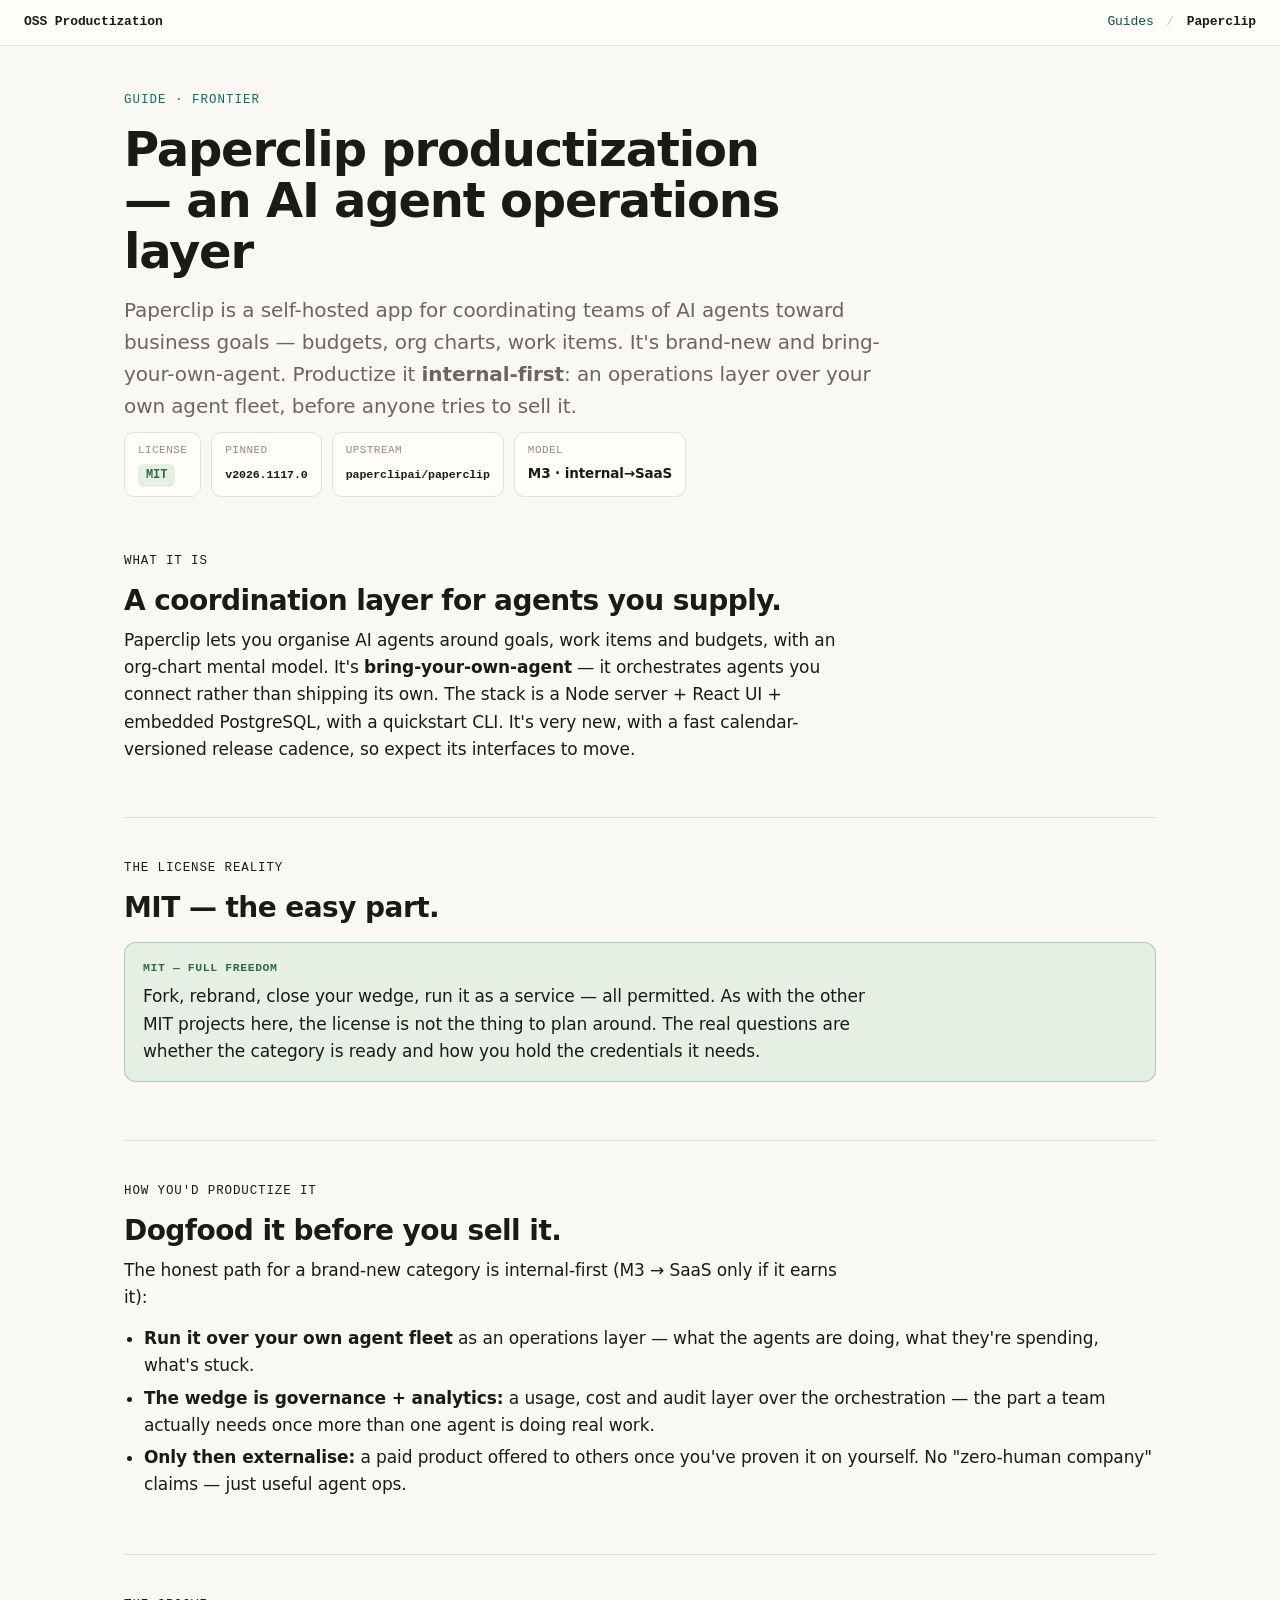
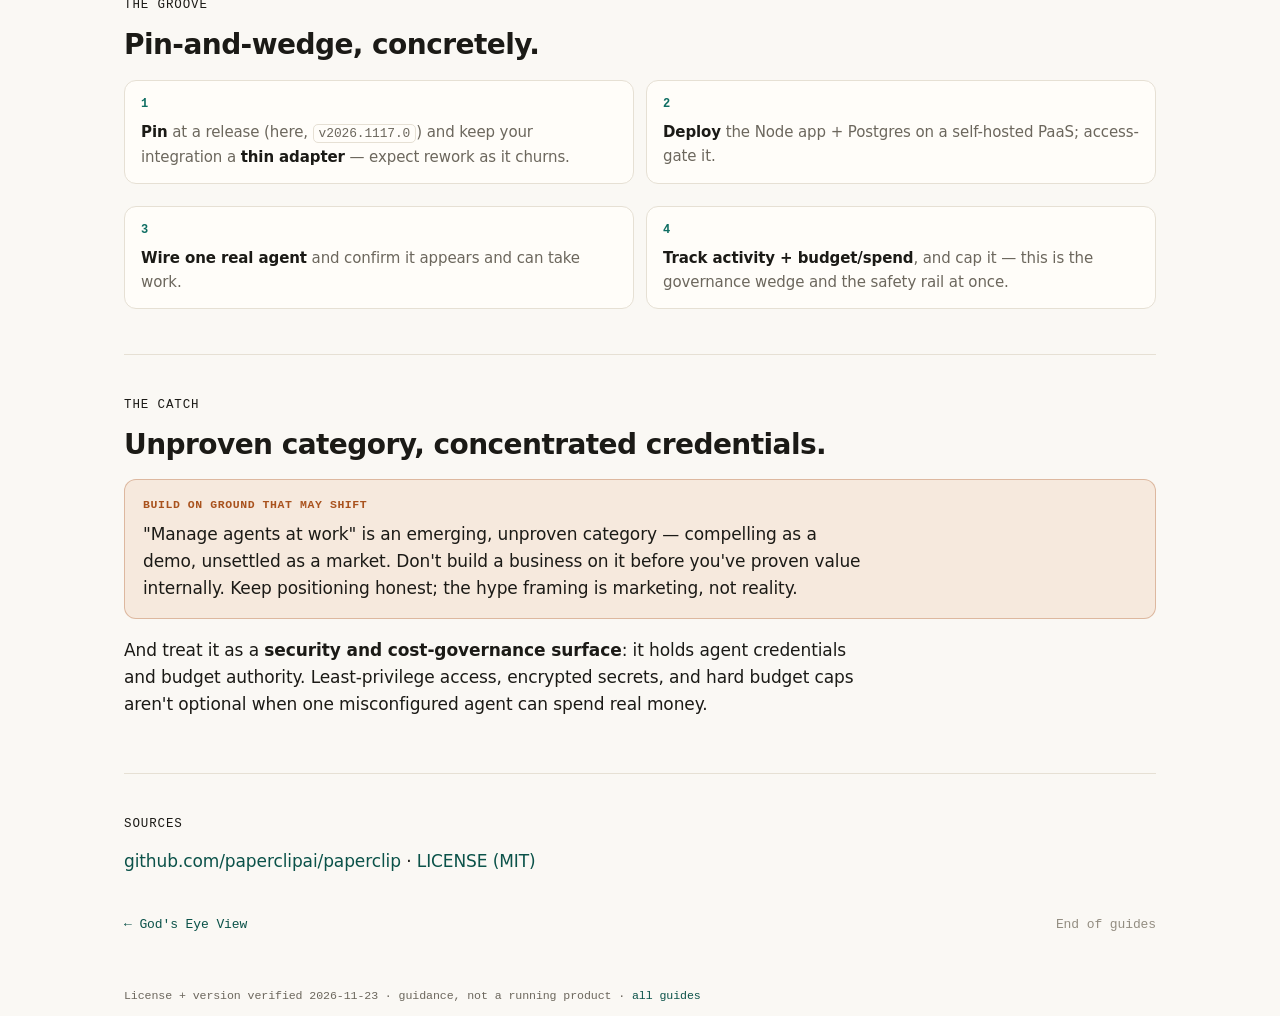
<file: paperclip/index.html>
<!doctype html>
<html lang="en">
<head>
<meta charset="utf-8">
<meta name="viewport" content="width=device-width, initial-scale=1">
<title>Paperclip productization — an AI agent operations layer</title>
<meta name="description" content="How to productize Paperclip (MIT): an internal-first operations layer over your own AI agent fleet. MIT is free; the catch is an unproven category and a credential/budget surface — dogfood before selling.">
<link rel="icon" href="data:image/svg+xml,%3Csvg xmlns='http://www.w3.org/2000/svg' viewBox='0 0 32 32'%3E%3Crect width='32' height='32' rx='7' fill='%230f6e63'/%3E%3Cpath d='M9 22V10h5a4 4 0 0 1 0 8H9' fill='none' stroke='%23faf8f4' stroke-width='2.4' stroke-linecap='round' stroke-linejoin='round'/%3E%3C/svg%3E">
<link rel="stylesheet" href="../assets/style.css">
</head>
<body>
<header class="site">
  <div class="bar">
    <a class="brand" href="../">OSS Productization</a>
    <nav class="crumbs"><a href="../">Guides</a> <span>/</span> <b>Paperclip</b></nav>
  </div>
</header>

<main class="wrap">
  <div class="hero">
    <p class="eyebrow">Guide · Frontier</p>
    <h1>Paperclip productization — an AI agent operations layer</h1>
    <p class="dek">Paperclip is a self-hosted app for coordinating teams of AI agents toward business goals — budgets, org charts, work items. It's brand-new and bring-your-own-agent. Productize it <b>internal-first</b>: an operations layer over your own agent fleet, before anyone tries to sell it.</p>
    <ul class="facts">
      <li class="fact"><span class="k">License</span><span class="v"><span class="lic permissive">MIT</span></span></li>
      <li class="fact"><span class="k">Pinned</span><span class="v mono">v2026.1117.0</span></li>
      <li class="fact"><span class="k">Upstream</span><span class="v mono">paperclipai/paperclip</span></li>
      <li class="fact"><span class="k">Model</span><span class="v">M3 · internal→SaaS</span></li>
    </ul>
  </div>

  <section class="prose">
    <p class="kicker">What it is</p>
    <h2>A coordination layer for agents you supply.</h2>
    <p>Paperclip lets you organise AI agents around goals, work items and budgets, with an org-chart mental model. It's <b>bring-your-own-agent</b> — it orchestrates agents you connect rather than shipping its own. The stack is a Node server + React UI + embedded PostgreSQL, with a quickstart CLI. It's very new, with a fast calendar-versioned release cadence, so expect its interfaces to move.</p>
  </section>

  <section class="prose">
    <p class="kicker">The license reality</p>
    <h2>MIT — the easy part.</h2>
    <div class="callout ok">
      <span class="tag">MIT — full freedom</span>
      <p>Fork, rebrand, close your wedge, run it as a service — all permitted. As with the other MIT projects here, the license is not the thing to plan around. The real questions are whether the category is ready and how you hold the credentials it needs.</p>
    </div>
  </section>

  <section class="prose">
    <p class="kicker">How you'd productize it</p>
    <h2>Dogfood it before you sell it.</h2>
    <p>The honest path for a brand-new category is internal-first (M3 → SaaS only if it earns it):</p>
    <ul>
      <li><b>Run it over your own agent fleet</b> as an operations layer — what the agents are doing, what they're spending, what's stuck.</li>
      <li><b>The wedge is governance + analytics:</b> a usage, cost and audit layer over the orchestration — the part a team actually needs once more than one agent is doing real work.</li>
      <li><b>Only then externalise:</b> a paid product offered to others once you've proven it on yourself. No "zero-human company" claims — just useful agent ops.</li>
    </ul>
  </section>

  <section class="prose">
    <p class="kicker">The groove</p>
    <h2>Pin-and-wedge, concretely.</h2>
    <ol class="steps">
      <li><b>Pin</b> at a release (here, <code>v2026.1117.0</code>) and keep your integration a <b>thin adapter</b> — expect rework as it churns.</li>
      <li><b>Deploy</b> the Node app + Postgres on a self-hosted PaaS; access-gate it.</li>
      <li><b>Wire one real agent</b> and confirm it appears and can take work.</li>
      <li><b>Track activity + budget/spend</b>, and cap it — this is the governance wedge and the safety rail at once.</li>
    </ol>
  </section>

  <section class="prose">
    <p class="kicker">The catch</p>
    <h2>Unproven category, concentrated credentials.</h2>
    <div class="callout warn">
      <span class="tag">Build on ground that may shift</span>
      <p>"Manage agents at work" is an emerging, unproven category — compelling as a demo, unsettled as a market. Don't build a business on it before you've proven value internally. Keep positioning honest; the hype framing is marketing, not reality.</p>
    </div>
    <p>And treat it as a <b>security and cost-governance surface</b>: it holds agent credentials and budget authority. Least-privilege access, encrypted secrets, and hard budget caps aren't optional when one misconfigured agent can spend real money.</p>
  </section>

  <section class="prose">
    <p class="kicker">Sources</p>
    <p><a href="https://github.com/paperclipai/paperclip">github.com/paperclipai/paperclip</a> · <a href="https://github.com/paperclipai/paperclip/blob/main/LICENSE">LICENSE (MIT)</a></p>
    <div class="pager">
      <a href="../gods-eye-view/">← God's Eye View</a>
      <span class="none">End of guides</span>
    </div>
  </section>
</main>

<footer class="wrap">
  <p class="mono">License + version verified 2026-11-23 · guidance, not a running product · <a href="../">all guides</a></p>
</footer>
</body>
</html>
</file>
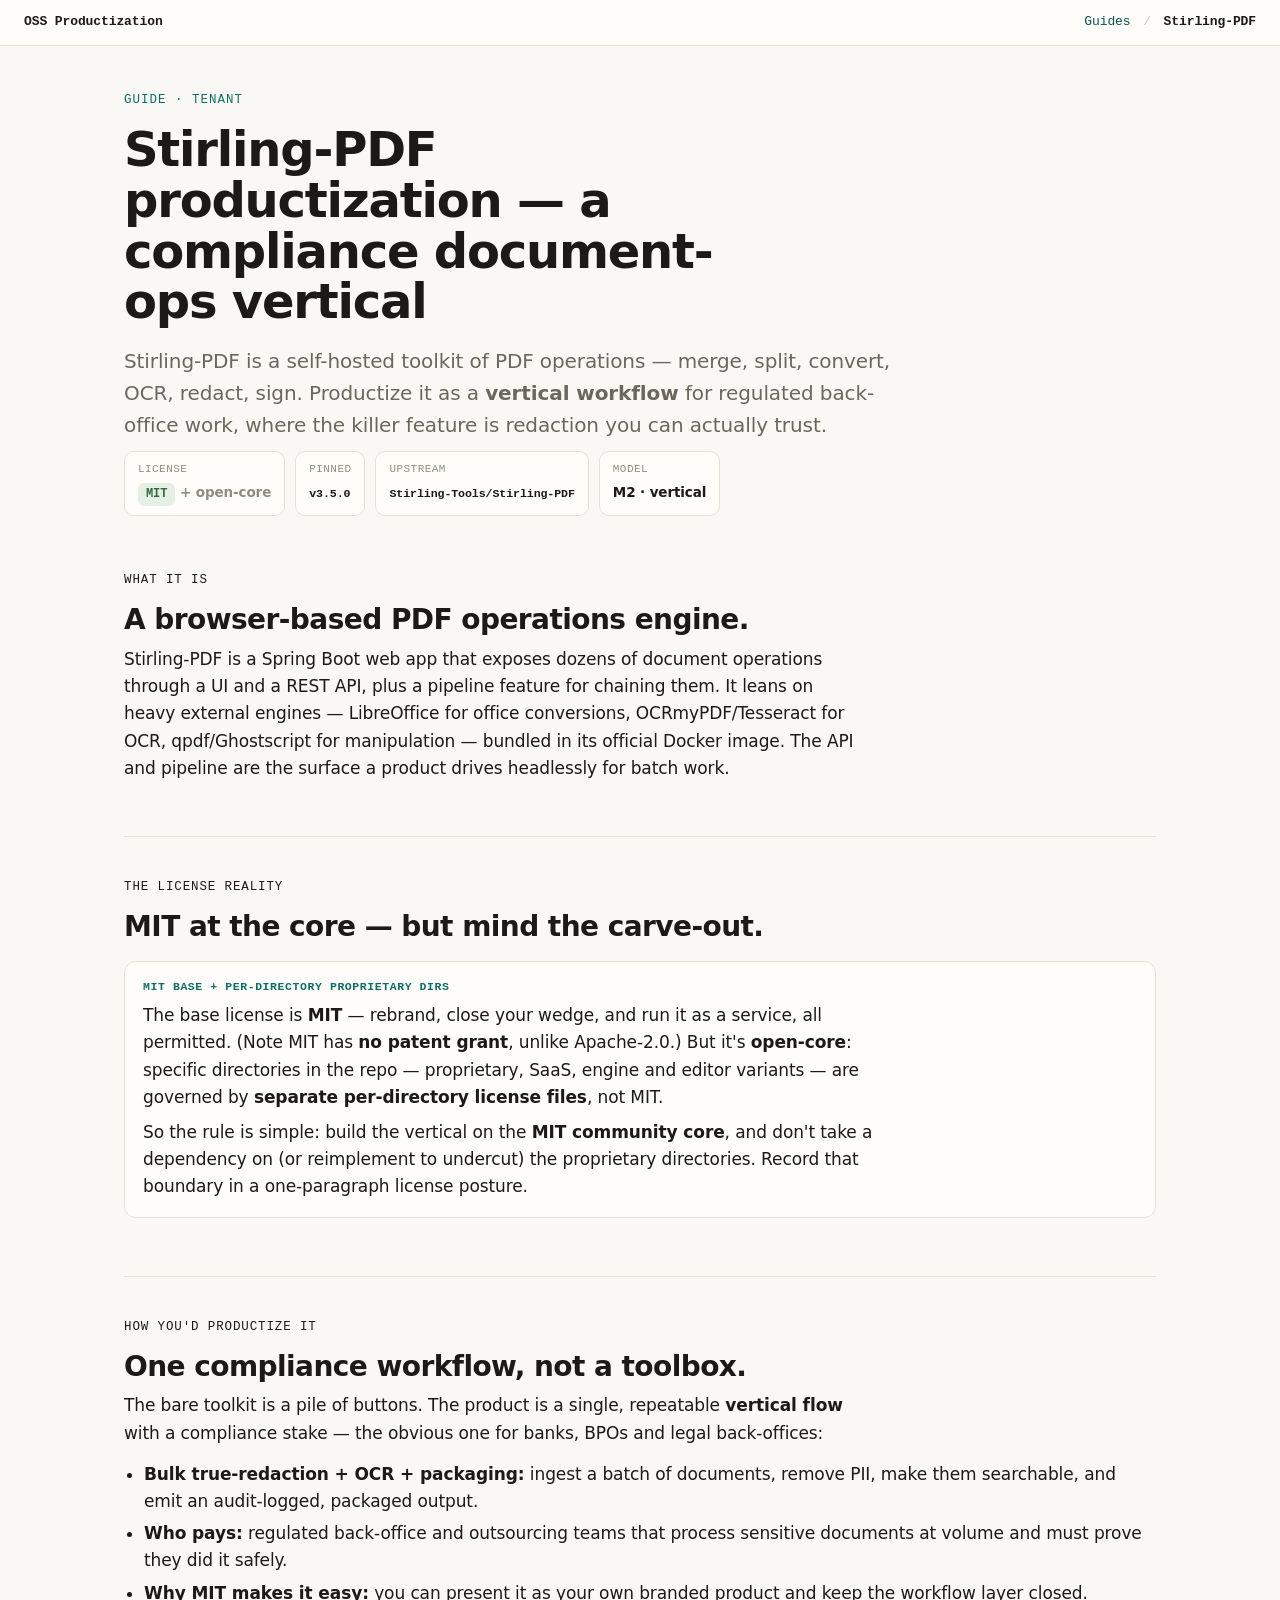
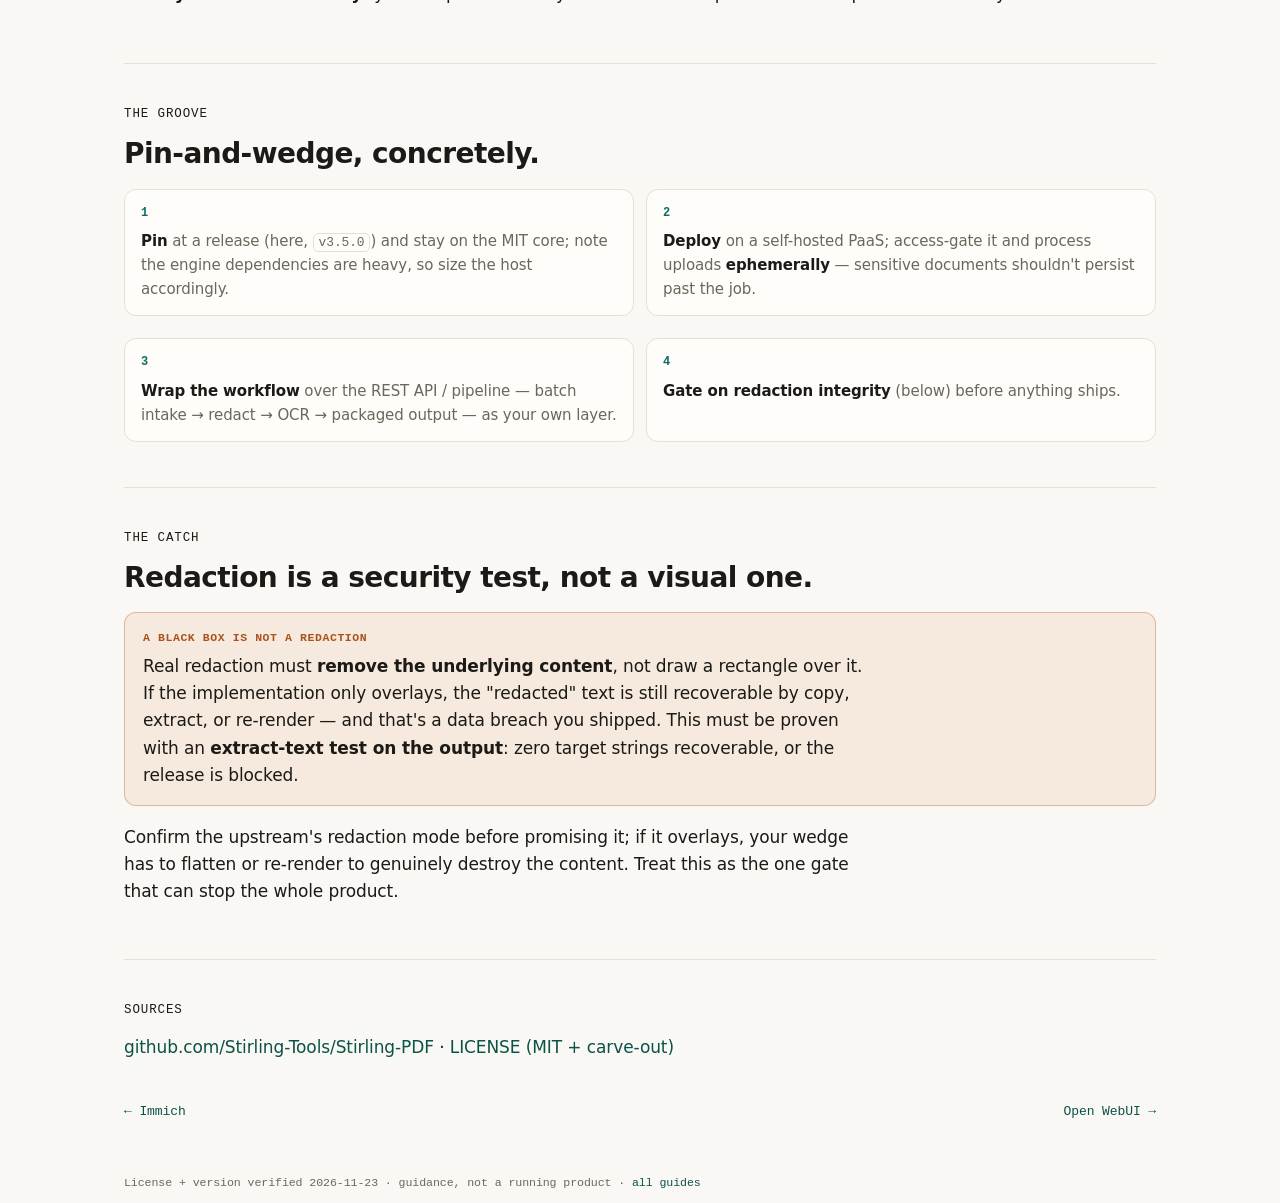
<file: stirling-pdf/index.html>
<!doctype html>
<html lang="en">
<head>
<meta charset="utf-8">
<meta name="viewport" content="width=device-width, initial-scale=1">
<title>Stirling-PDF productization — a compliance document-ops vertical</title>
<meta name="description" content="How to productize Stirling-PDF (MIT core, open-core carve-out): a bulk redaction + OCR + packaging workflow for regulated back-office work. The model, the groove, and why redaction is a security gate.">
<link rel="icon" href="data:image/svg+xml,%3Csvg xmlns='http://www.w3.org/2000/svg' viewBox='0 0 32 32'%3E%3Crect width='32' height='32' rx='7' fill='%230f6e63'/%3E%3Cpath d='M9 22V10h5a4 4 0 0 1 0 8H9' fill='none' stroke='%23faf8f4' stroke-width='2.4' stroke-linecap='round' stroke-linejoin='round'/%3E%3C/svg%3E">
<link rel="stylesheet" href="../assets/style.css">
</head>
<body>
<header class="site">
  <div class="bar">
    <a class="brand" href="../">OSS Productization</a>
    <nav class="crumbs"><a href="../">Guides</a> <span>/</span> <b>Stirling-PDF</b></nav>
  </div>
</header>

<main class="wrap">
  <div class="hero">
    <p class="eyebrow">Guide · Tenant</p>
    <h1>Stirling-PDF productization — a compliance document-ops vertical</h1>
    <p class="dek">Stirling-PDF is a self-hosted toolkit of PDF operations — merge, split, convert, OCR, redact, sign. Productize it as a <b>vertical workflow</b> for regulated back-office work, where the killer feature is redaction you can actually trust.</p>
    <ul class="facts">
      <li class="fact"><span class="k">License</span><span class="v"><span class="lic permissive">MIT</span> <span style="color:var(--faint)">+ open-core</span></span></li>
      <li class="fact"><span class="k">Pinned</span><span class="v mono">v3.5.0</span></li>
      <li class="fact"><span class="k">Upstream</span><span class="v mono">Stirling-Tools/Stirling-PDF</span></li>
      <li class="fact"><span class="k">Model</span><span class="v">M2 · vertical</span></li>
    </ul>
  </div>

  <section class="prose">
    <p class="kicker">What it is</p>
    <h2>A browser-based PDF operations engine.</h2>
    <p>Stirling-PDF is a Spring Boot web app that exposes dozens of document operations through a UI and a REST API, plus a pipeline feature for chaining them. It leans on heavy external engines — LibreOffice for office conversions, OCRmyPDF/Tesseract for OCR, qpdf/Ghostscript for manipulation — bundled in its official Docker image. The API and pipeline are the surface a product drives headlessly for batch work.</p>
  </section>

  <section class="prose">
    <p class="kicker">The license reality</p>
    <h2>MIT at the core — but mind the carve-out.</h2>
    <div class="callout">
      <span class="tag">MIT base + per-directory proprietary dirs</span>
      <p>The base license is <b>MIT</b> — rebrand, close your wedge, and run it as a service, all permitted. (Note MIT has <b>no patent grant</b>, unlike Apache-2.0.) But it's <b>open-core</b>: specific directories in the repo — proprietary, SaaS, engine and editor variants — are governed by <b>separate per-directory license files</b>, not MIT.</p>
      <p>So the rule is simple: build the vertical on the <b>MIT community core</b>, and don't take a dependency on (or reimplement to undercut) the proprietary directories. Record that boundary in a one-paragraph license posture.</p>
    </div>
  </section>

  <section class="prose">
    <p class="kicker">How you'd productize it</p>
    <h2>One compliance workflow, not a toolbox.</h2>
    <p>The bare toolkit is a pile of buttons. The product is a single, repeatable <b>vertical flow</b> with a compliance stake — the obvious one for banks, BPOs and legal back-offices:</p>
    <ul>
      <li><b>Bulk true-redaction + OCR + packaging:</b> ingest a batch of documents, remove PII, make them searchable, and emit an audit-logged, packaged output.</li>
      <li><b>Who pays:</b> regulated back-office and outsourcing teams that process sensitive documents at volume and must prove they did it safely.</li>
      <li><b>Why MIT makes it easy:</b> you can present it as your own branded product and keep the workflow layer closed.</li>
    </ul>
  </section>

  <section class="prose">
    <p class="kicker">The groove</p>
    <h2>Pin-and-wedge, concretely.</h2>
    <ol class="steps">
      <li><b>Pin</b> at a release (here, <code>v3.5.0</code>) and stay on the MIT core; note the engine dependencies are heavy, so size the host accordingly.</li>
      <li><b>Deploy</b> on a self-hosted PaaS; access-gate it and process uploads <b>ephemerally</b> — sensitive documents shouldn't persist past the job.</li>
      <li><b>Wrap the workflow</b> over the REST API / pipeline — batch intake → redact → OCR → packaged output — as your own layer.</li>
      <li><b>Gate on redaction integrity</b> (below) before anything ships.</li>
    </ol>
  </section>

  <section class="prose">
    <p class="kicker">The catch</p>
    <h2>Redaction is a security test, not a visual one.</h2>
    <div class="callout warn">
      <span class="tag">A black box is not a redaction</span>
      <p>Real redaction must <b>remove the underlying content</b>, not draw a rectangle over it. If the implementation only overlays, the "redacted" text is still recoverable by copy, extract, or re-render — and that's a data breach you shipped. This must be proven with an <b>extract-text test on the output</b>: zero target strings recoverable, or the release is blocked.</p>
    </div>
    <p>Confirm the upstream's redaction mode before promising it; if it overlays, your wedge has to flatten or re-render to genuinely destroy the content. Treat this as the one gate that can stop the whole product.</p>
  </section>

  <section class="prose">
    <p class="kicker">Sources</p>
    <p><a href="https://github.com/Stirling-Tools/Stirling-PDF">github.com/Stirling-Tools/Stirling-PDF</a> · <a href="https://github.com/Stirling-Tools/Stirling-PDF/blob/main/LICENSE">LICENSE (MIT + carve-out)</a></p>
    <div class="pager">
      <a href="../immich/">← Immich</a>
      <a href="../open-webui/">Open WebUI →</a>
    </div>
  </section>
</main>

<footer class="wrap">
  <p class="mono">License + version verified 2026-11-23 · guidance, not a running product · <a href="../">all guides</a></p>
</footer>
</body>
</html>
</file>
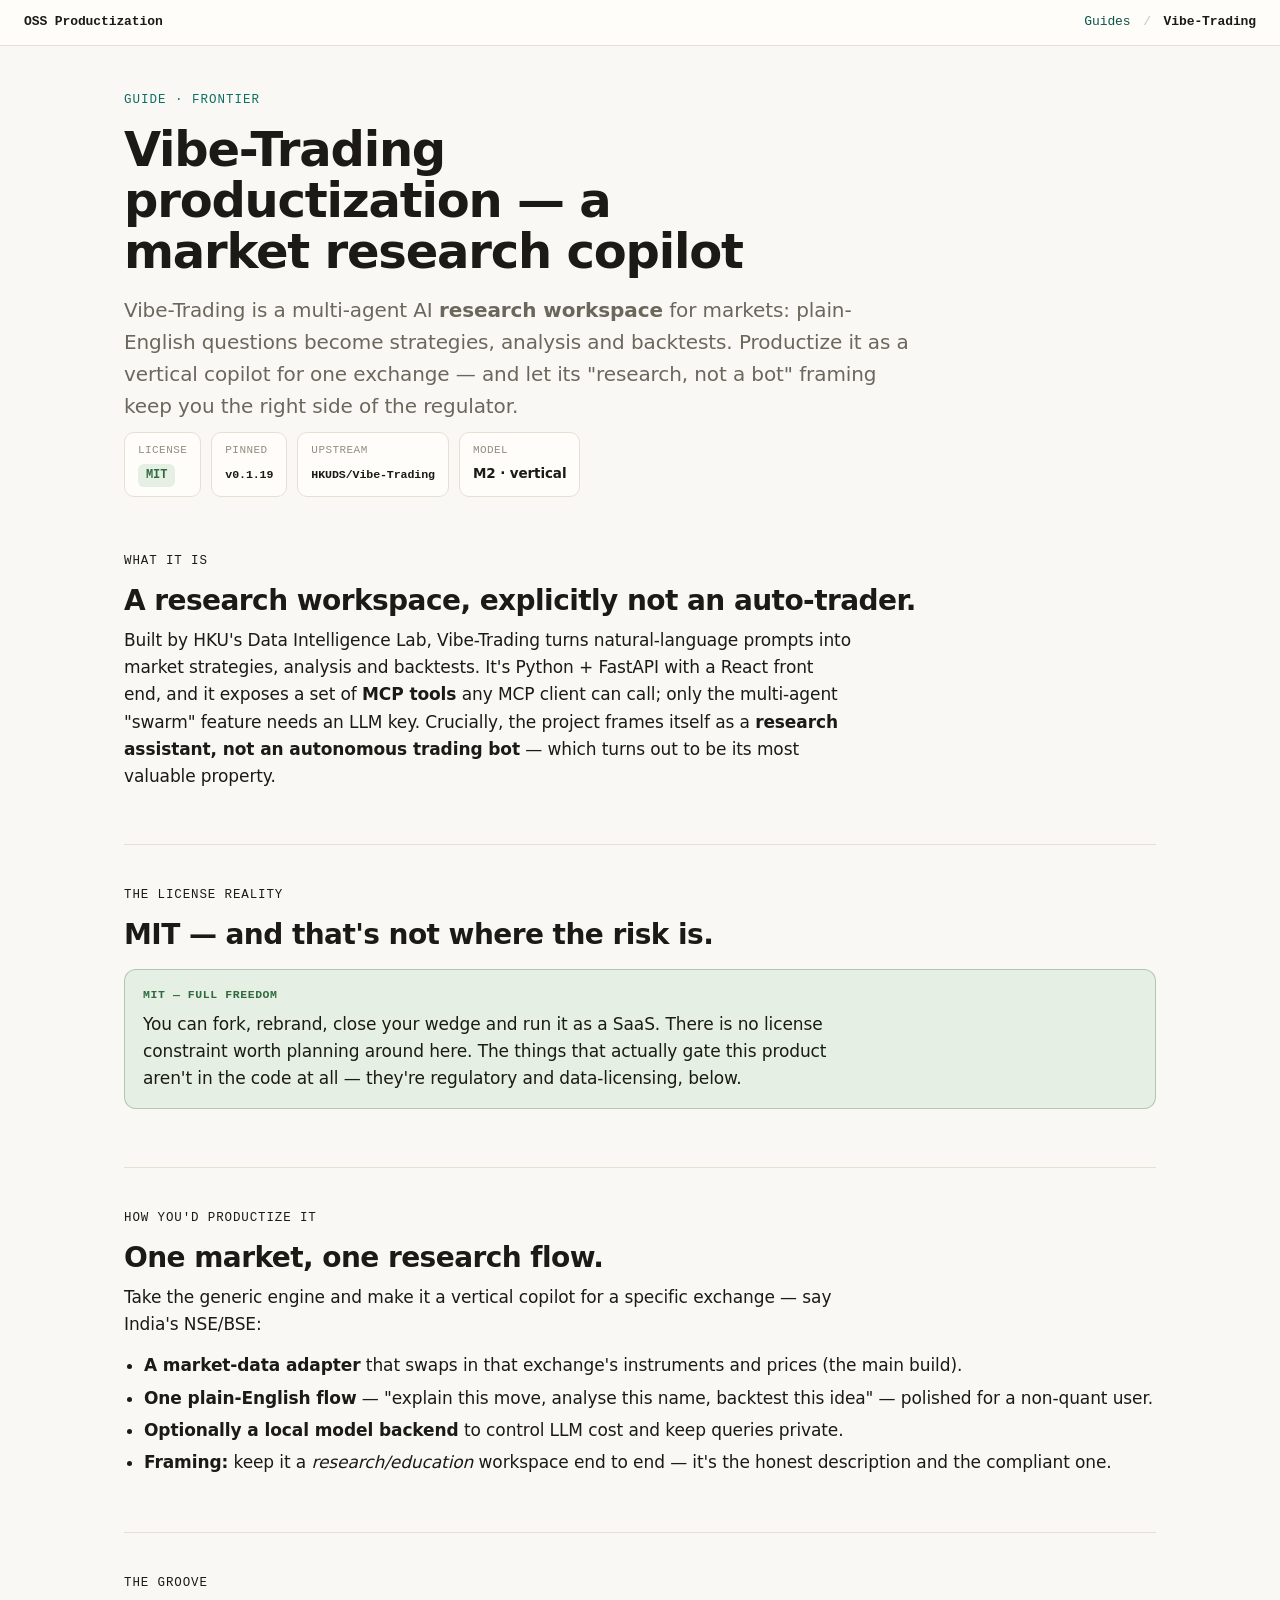
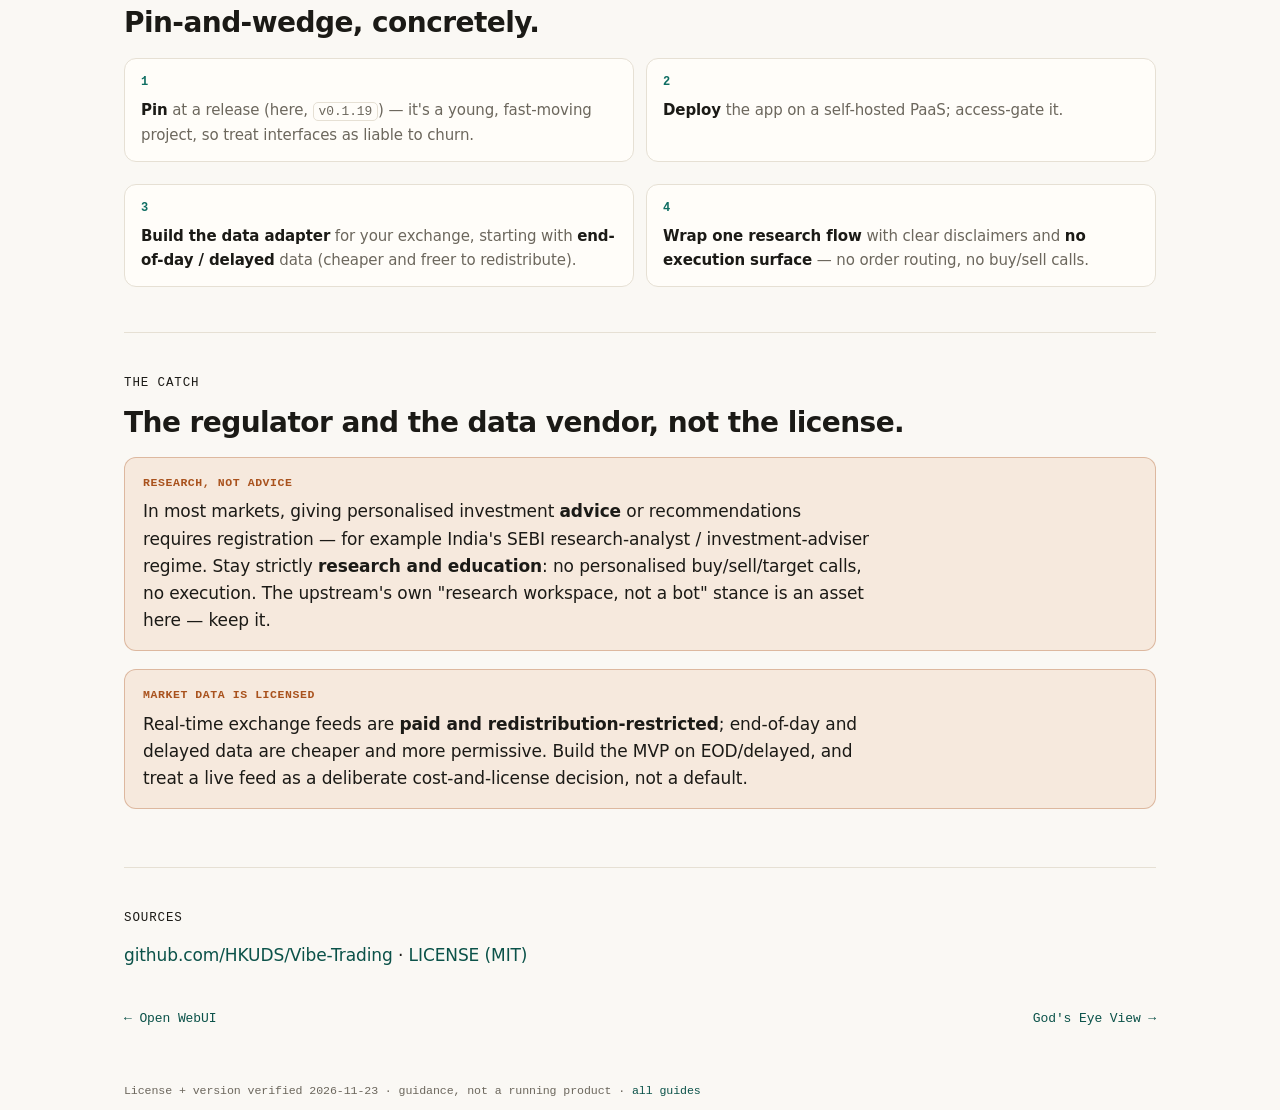
<file: vibe-trading/index.html>
<!doctype html>
<html lang="en">
<head>
<meta charset="utf-8">
<meta name="viewport" content="width=device-width, initial-scale=1">
<title>Vibe-Trading productization — a market research copilot</title>
<meta name="description" content="How to productize Vibe-Trading (MIT): a vertical market-research copilot for one exchange. MIT is free — the real constraints are financial regulation (research not advice) and market-data licensing.">
<link rel="icon" href="data:image/svg+xml,%3Csvg xmlns='http://www.w3.org/2000/svg' viewBox='0 0 32 32'%3E%3Crect width='32' height='32' rx='7' fill='%230f6e63'/%3E%3Cpath d='M9 22V10h5a4 4 0 0 1 0 8H9' fill='none' stroke='%23faf8f4' stroke-width='2.4' stroke-linecap='round' stroke-linejoin='round'/%3E%3C/svg%3E">
<link rel="stylesheet" href="../assets/style.css">
</head>
<body>
<header class="site">
  <div class="bar">
    <a class="brand" href="../">OSS Productization</a>
    <nav class="crumbs"><a href="../">Guides</a> <span>/</span> <b>Vibe-Trading</b></nav>
  </div>
</header>

<main class="wrap">
  <div class="hero">
    <p class="eyebrow">Guide · Frontier</p>
    <h1>Vibe-Trading productization — a market research copilot</h1>
    <p class="dek">Vibe-Trading is a multi-agent AI <b>research workspace</b> for markets: plain-English questions become strategies, analysis and backtests. Productize it as a vertical copilot for one exchange — and let its "research, not a bot" framing keep you the right side of the regulator.</p>
    <ul class="facts">
      <li class="fact"><span class="k">License</span><span class="v"><span class="lic permissive">MIT</span></span></li>
      <li class="fact"><span class="k">Pinned</span><span class="v mono">v0.1.19</span></li>
      <li class="fact"><span class="k">Upstream</span><span class="v mono">HKUDS/Vibe-Trading</span></li>
      <li class="fact"><span class="k">Model</span><span class="v">M2 · vertical</span></li>
    </ul>
  </div>

  <section class="prose">
    <p class="kicker">What it is</p>
    <h2>A research workspace, explicitly not an auto-trader.</h2>
    <p>Built by HKU's Data Intelligence Lab, Vibe-Trading turns natural-language prompts into market strategies, analysis and backtests. It's Python + FastAPI with a React front end, and it exposes a set of <b>MCP tools</b> any MCP client can call; only the multi-agent "swarm" feature needs an LLM key. Crucially, the project frames itself as a <b>research assistant, not an autonomous trading bot</b> — which turns out to be its most valuable property.</p>
  </section>

  <section class="prose">
    <p class="kicker">The license reality</p>
    <h2>MIT — and that's not where the risk is.</h2>
    <div class="callout ok">
      <span class="tag">MIT — full freedom</span>
      <p>You can fork, rebrand, close your wedge and run it as a SaaS. There is no license constraint worth planning around here. The things that actually gate this product aren't in the code at all — they're regulatory and data-licensing, below.</p>
    </div>
  </section>

  <section class="prose">
    <p class="kicker">How you'd productize it</p>
    <h2>One market, one research flow.</h2>
    <p>Take the generic engine and make it a vertical copilot for a specific exchange — say India's NSE/BSE:</p>
    <ul>
      <li><b>A market-data adapter</b> that swaps in that exchange's instruments and prices (the main build).</li>
      <li><b>One plain-English flow</b> — "explain this move, analyse this name, backtest this idea" — polished for a non-quant user.</li>
      <li><b>Optionally a local model backend</b> to control LLM cost and keep queries private.</li>
      <li><b>Framing:</b> keep it a <em>research/education</em> workspace end to end — it's the honest description and the compliant one.</li>
    </ul>
  </section>

  <section class="prose">
    <p class="kicker">The groove</p>
    <h2>Pin-and-wedge, concretely.</h2>
    <ol class="steps">
      <li><b>Pin</b> at a release (here, <code>v0.1.19</code>) — it's a young, fast-moving project, so treat interfaces as liable to churn.</li>
      <li><b>Deploy</b> the app on a self-hosted PaaS; access-gate it.</li>
      <li><b>Build the data adapter</b> for your exchange, starting with <b>end-of-day / delayed</b> data (cheaper and freer to redistribute).</li>
      <li><b>Wrap one research flow</b> with clear disclaimers and <b>no execution surface</b> — no order routing, no buy/sell calls.</li>
    </ol>
  </section>

  <section class="prose">
    <p class="kicker">The catch</p>
    <h2>The regulator and the data vendor, not the license.</h2>
    <div class="callout warn">
      <span class="tag">Research, not advice</span>
      <p>In most markets, giving personalised investment <b>advice</b> or recommendations requires registration — for example India's SEBI research-analyst / investment-adviser regime. Stay strictly <b>research and education</b>: no personalised buy/sell/target calls, no execution. The upstream's own "research workspace, not a bot" stance is an asset here — keep it.</p>
    </div>
    <div class="callout warn">
      <span class="tag">Market data is licensed</span>
      <p>Real-time exchange feeds are <b>paid and redistribution-restricted</b>; end-of-day and delayed data are cheaper and more permissive. Build the MVP on EOD/delayed, and treat a live feed as a deliberate cost-and-license decision, not a default.</p>
    </div>
  </section>

  <section class="prose">
    <p class="kicker">Sources</p>
    <p><a href="https://github.com/HKUDS/Vibe-Trading">github.com/HKUDS/Vibe-Trading</a> · <a href="https://github.com/HKUDS/Vibe-Trading/blob/main/LICENSE">LICENSE (MIT)</a></p>
    <div class="pager">
      <a href="../open-webui/">← Open WebUI</a>
      <a href="../gods-eye-view/">God's Eye View →</a>
    </div>
  </section>
</main>

<footer class="wrap">
  <p class="mono">License + version verified 2026-11-23 · guidance, not a running product · <a href="../">all guides</a></p>
</footer>
</body>
</html>
</file>
<file: assets/style.css>
/* OSS Productization — shared styles. Self-contained, light + dark, no external deps. */
:root{
  --bg:#faf8f4; --panel:#fffdf9; --ink:#1b1a16; --muted:#6c675d; --faint:#938d81;
  --hair:#e6e0d4; --accent:#0f6e63; --accent-ink:#0b5249; --warn:#a9521d; --warn-bg:#f6e9dd;
  --ok:#2f6b3f; --ok-bg:#e6efe3;
  --mono:ui-monospace,SFMono-Regular,Menlo,Consolas,monospace;
  --sans:system-ui,-apple-system,"Segoe UI",Roboto,Helvetica,Arial,sans-serif;
  --maxw:1080px; --prosew:730px;
}
@media (prefers-color-scheme:dark){
  :root:not([data-theme="light"]){
    --bg:#131311; --panel:#1b1b18; --ink:#ece8df; --muted:#9c968a; --faint:#767064;
    --hair:#2b2a26; --accent:#53d3c2; --accent-ink:#8fe7da; --warn:#e2975b; --warn-bg:#2d2119;
    --ok:#8fcf9b; --ok-bg:#1b2a1e;
  }
}
:root[data-theme="dark"]{
  --bg:#131311; --panel:#1b1b18; --ink:#ece8df; --muted:#9c968a; --faint:#767064;
  --hair:#2b2a26; --accent:#53d3c2; --accent-ink:#8fe7da; --warn:#e2975b; --warn-bg:#2d2119;
  --ok:#8fcf9b; --ok-bg:#1b2a1e;
}
*{box-sizing:border-box}
html{-webkit-text-size-adjust:100%}
body{margin:0;background:var(--bg);color:var(--ink);font-family:var(--sans);line-height:1.6;font-size:17px;letter-spacing:-0.006em;-webkit-font-smoothing:antialiased}
.wrap{max-width:var(--maxw);margin:0 auto;padding:0 24px}
a{color:var(--accent-ink);text-decoration:none}
a:hover{text-decoration:underline;text-underline-offset:3px}
code,.mono{font-family:var(--mono);font-size:0.86em}
code{background:var(--panel);border:1px solid var(--hair);border-radius:5px;padding:1px 5px}

/* sticky top bar (inner pages) */
header.site{border-bottom:1px solid var(--hair);background:var(--panel);position:sticky;top:0;z-index:5}
.bar{display:flex;align-items:center;justify-content:space-between;gap:12px;padding:12px 24px;font-family:var(--mono);font-size:13px}
.brand{color:var(--ink);font-weight:650}
.crumbs{color:var(--faint)}
.crumbs b{color:var(--ink)}
.crumbs span{opacity:0.5;margin:0 5px}

/* masthead (landing) */
header.top{border-bottom:1px solid var(--hair);background:var(--panel)}
.eyebrow{font-family:var(--mono);font-size:12.5px;letter-spacing:0.08em;text-transform:uppercase;color:var(--accent);margin:0 0 14px}
.masthead{padding:56px 0 40px}
h1{font-size:clamp(28px,5vw,48px);line-height:1.06;letter-spacing:-0.025em;margin:0 0 18px;font-weight:680}
.dek{font-size:clamp(17px,2.3vw,20px);color:var(--muted);max-width:62ch;margin:0 0 26px}
.meta{display:flex;flex-wrap:wrap;gap:8px 10px;font-family:var(--mono);font-size:12.5px}
.chip{border:1px solid var(--hair);border-radius:999px;padding:4px 11px;color:var(--muted);background:var(--bg)}
.chip b{color:var(--ink);font-weight:600}

/* page hero (inner) */
.hero{padding:44px 0 6px}
.hero h1{max-width:20ch}
.hero .dek{margin-bottom:10px}

section{padding:40px 0;border-bottom:1px solid var(--hair)}
section:last-of-type{border-bottom:0}
.kicker{font-family:var(--mono);font-size:12.5px;letter-spacing:0.07em;text-transform:uppercase;color:var(--faint);margin:0 0 10px}
h2{font-size:clamp(21px,3.2vw,28px);line-height:1.14;letter-spacing:-0.02em;margin:0 0 10px;font-weight:660}
h3{font-size:18px;margin:22px 0 6px;letter-spacing:-0.01em}
.lede{color:var(--muted);max-width:70ch;margin:0 0 22px}
p{max-width:var(--prosew)}
.prose p,.prose li{color:var(--ink)}
.prose p{margin:0 0 14px}
.prose ul{margin:0 0 16px;padding-left:20px}
.prose li{margin:5px 0}
.prose strong{font-weight:650}

/* fact strip */
.facts{display:flex;flex-wrap:wrap;gap:10px;margin:0 0 8px;padding:0;list-style:none}
.fact{background:var(--panel);border:1px solid var(--hair);border-radius:10px;padding:9px 13px;font-size:13.5px}
.fact .k{font-family:var(--mono);font-size:11px;letter-spacing:0.04em;text-transform:uppercase;color:var(--faint);display:block;margin-bottom:3px}
.fact .v{color:var(--ink);font-weight:600}
.lic{font-family:var(--mono);font-size:12px;font-weight:600;padding:2px 8px;border-radius:6px;white-space:nowrap;display:inline-block}
.lic.permissive{color:var(--ok);background:var(--ok-bg)}
.lic.constrained{color:var(--warn);background:var(--warn-bg)}

/* callouts */
.callout{border:1px solid var(--hair);border-radius:12px;padding:16px 18px;margin:18px 0;background:var(--panel)}
.callout h3{margin:0 0 6px}
.callout p{margin:0 0 8px}
.callout p:last-child{margin:0}
.callout.warn{background:var(--warn-bg);border-color:color-mix(in srgb,var(--warn) 32%,transparent)}
.callout.warn .tag{color:var(--warn)}
.callout.ok{background:var(--ok-bg);border-color:color-mix(in srgb,var(--ok) 30%,transparent)}
.callout.ok .tag{color:var(--ok)}
.callout .tag{font-family:var(--mono);font-size:11.5px;letter-spacing:0.05em;text-transform:uppercase;font-weight:700;display:block;margin-bottom:6px;color:var(--accent)}

/* steps */
.steps{display:grid;grid-template-columns:repeat(2,1fr);gap:12px;margin:14px 0 0;padding:0;list-style:none;counter-reset:s}
.steps li{background:var(--panel);border:1px solid var(--hair);border-radius:12px;padding:14px 16px;font-size:15px;color:var(--muted);position:relative}
.steps li::before{counter-increment:s;content:counter(s);font-family:var(--mono);font-size:12px;color:var(--accent);font-weight:700;display:block;margin-bottom:6px}
.steps li b{color:var(--ink);font-weight:620}

/* models grid (landing) */
.models{display:grid;grid-template-columns:repeat(3,1fr);gap:16px;margin-top:8px}
.model{background:var(--panel);border:1px solid var(--hair);border-radius:14px;padding:18px}
.model .tag{font-family:var(--mono);font-size:12px;color:var(--accent);font-weight:600}
.model p{margin:6px 0 0;color:var(--muted);font-size:15px}

/* comparison table (landing) */
.tablewrap{overflow-x:auto;border:1px solid var(--hair);border-radius:14px;background:var(--panel)}
table{border-collapse:collapse;width:100%;font-size:14.5px;min-width:720px}
th,td{text-align:left;padding:12px 14px;border-bottom:1px solid var(--hair);vertical-align:top}
thead th{font-family:var(--mono);font-size:11.5px;letter-spacing:0.05em;text-transform:uppercase;color:var(--faint);font-weight:600;background:var(--bg)}
tbody tr:last-child td{border-bottom:0}
td .nm{font-weight:650}
td .nm a{color:var(--ink)}
.gotcha{color:var(--muted);font-size:13.5px}

/* case cards (landing) */
.cards{display:grid;grid-template-columns:repeat(2,1fr);gap:16px;margin-top:6px}
.card{background:var(--panel);border:1px solid var(--hair);border-radius:14px;padding:20px;display:flex;flex-direction:column}
.card.foundation{border-color:var(--accent);box-shadow:inset 0 0 0 1px var(--accent)}
.card .row1{display:flex;align-items:center;justify-content:space-between;gap:10px;margin-bottom:2px}
.card h3{font-family:var(--mono);font-weight:650;margin:0}
.card h3 a{color:var(--ink)}
.tier{font-family:var(--mono);font-size:11px;letter-spacing:0.05em;text-transform:uppercase;color:var(--faint)}
.card .model-line{font-size:13px;color:var(--accent-ink);font-family:var(--mono);margin:2px 0 10px}
.card p{margin:0 0 14px;color:var(--muted);font-size:15px;flex:1}
.card .go{font-family:var(--mono);font-size:12.5px;font-weight:600}

/* prev/next pager */
.pager{display:flex;justify-content:space-between;gap:12px;font-family:var(--mono);font-size:13px;padding:26px 0 0}
.pager a{color:var(--accent-ink)}
.pager .none{color:var(--faint)}

footer{padding:34px 0 56px;color:var(--faint);font-size:13.5px}
footer .mono{color:var(--muted)}
footer p{max-width:none}

@media (max-width:760px){
  .models,.cards,.steps{grid-template-columns:1fr}
  .masthead{padding:40px 0 26px}
}
</file>
